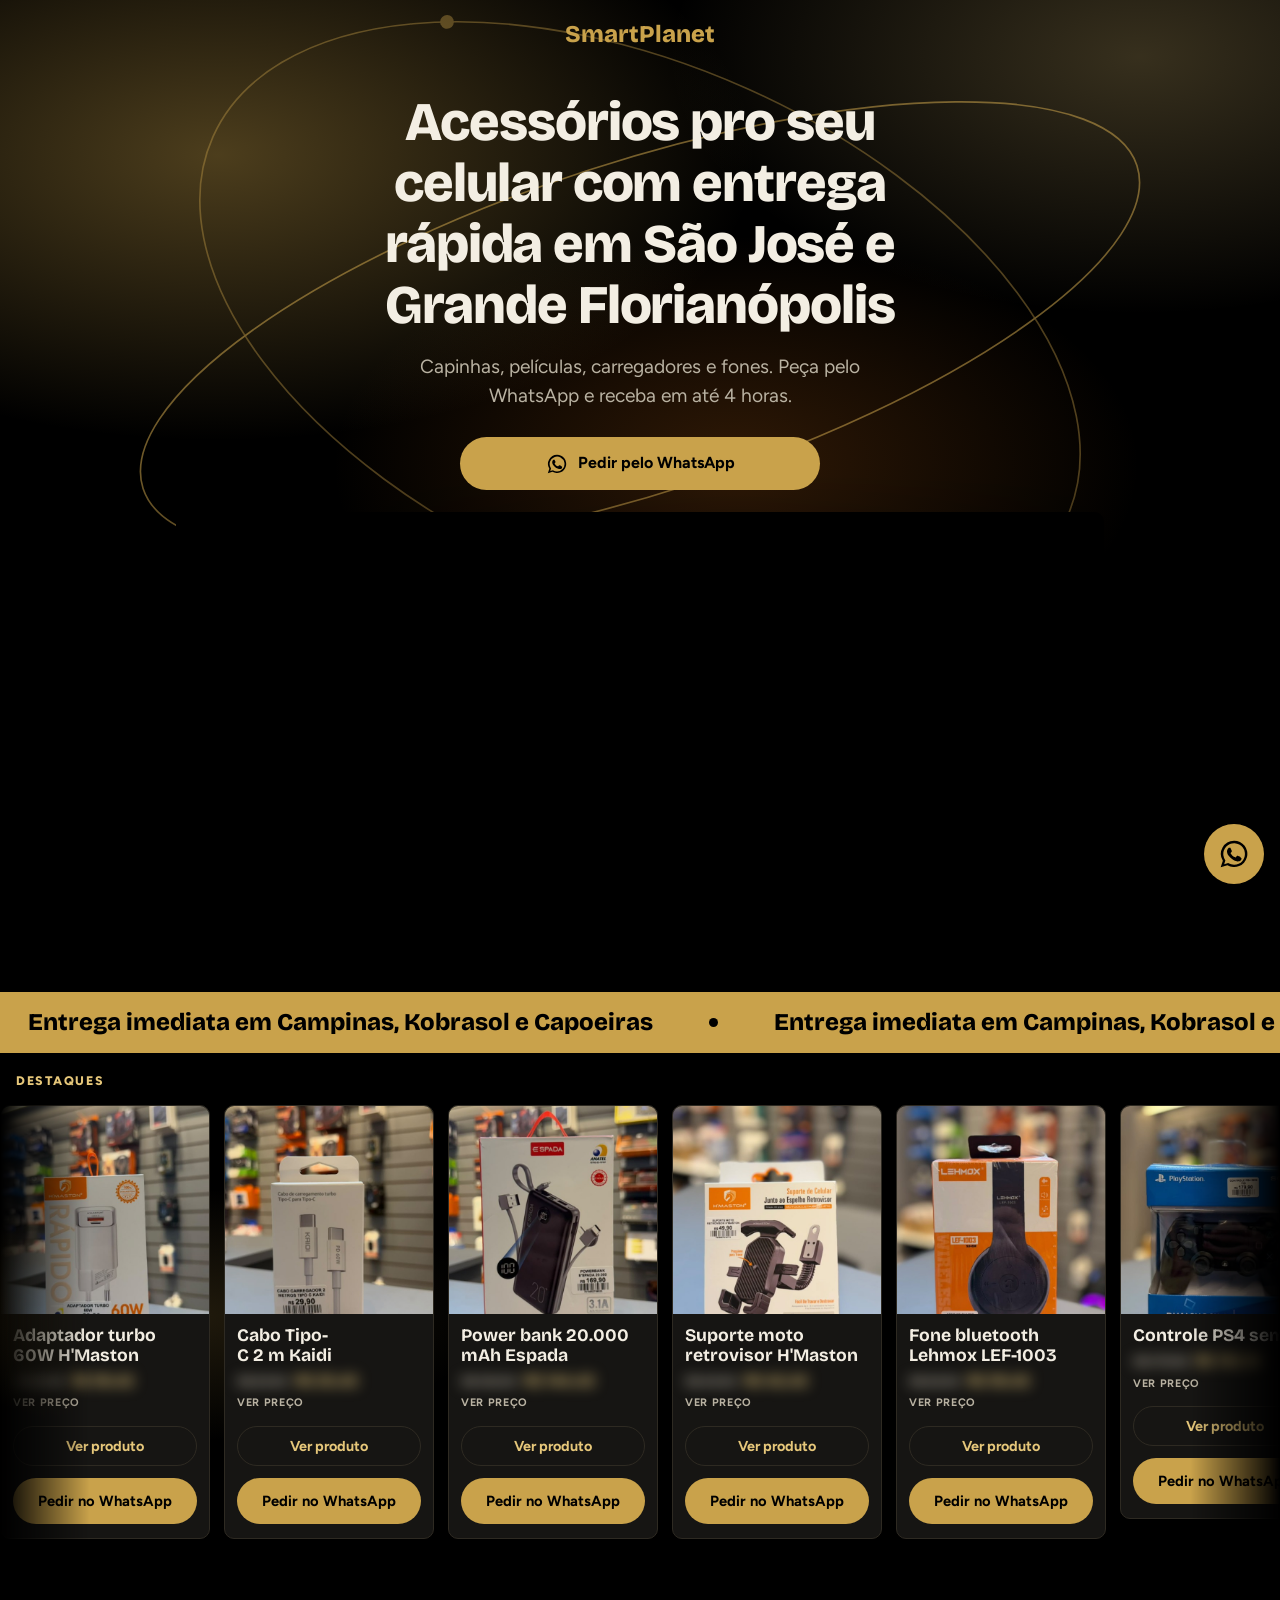
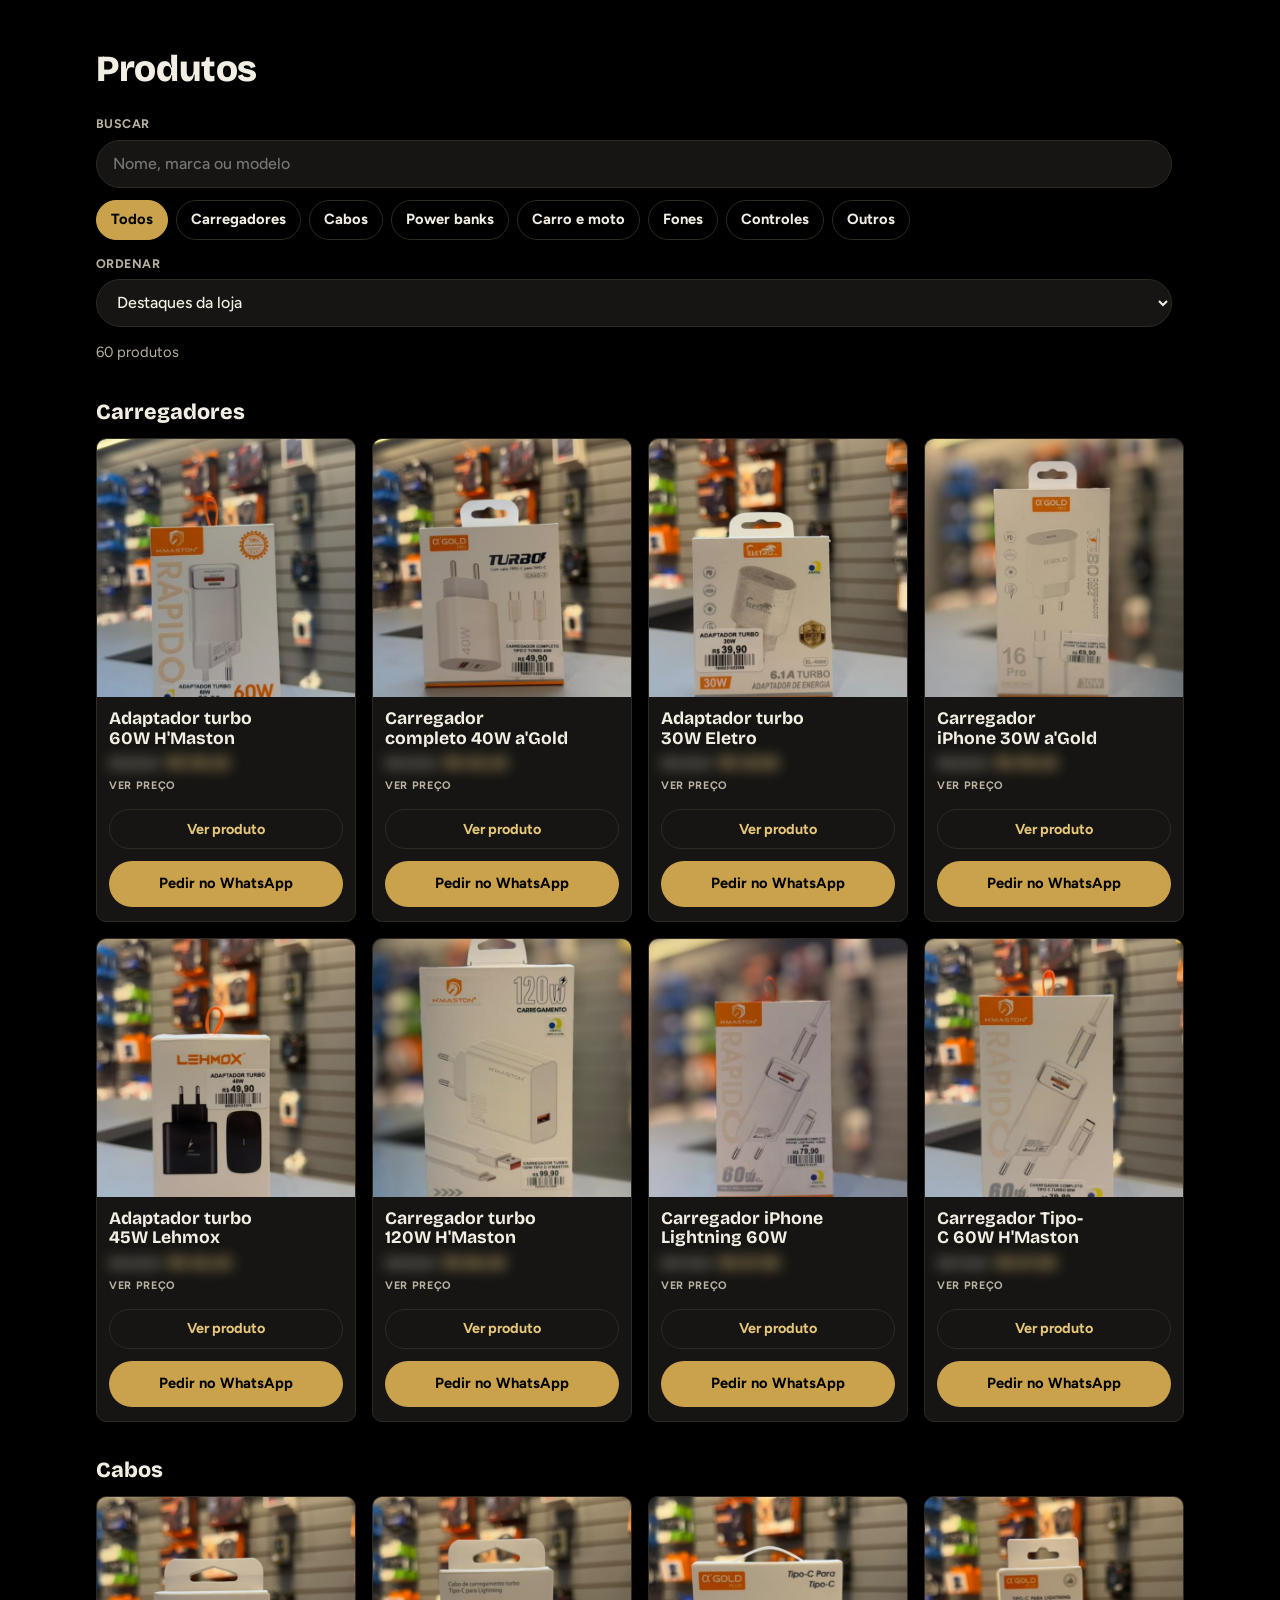
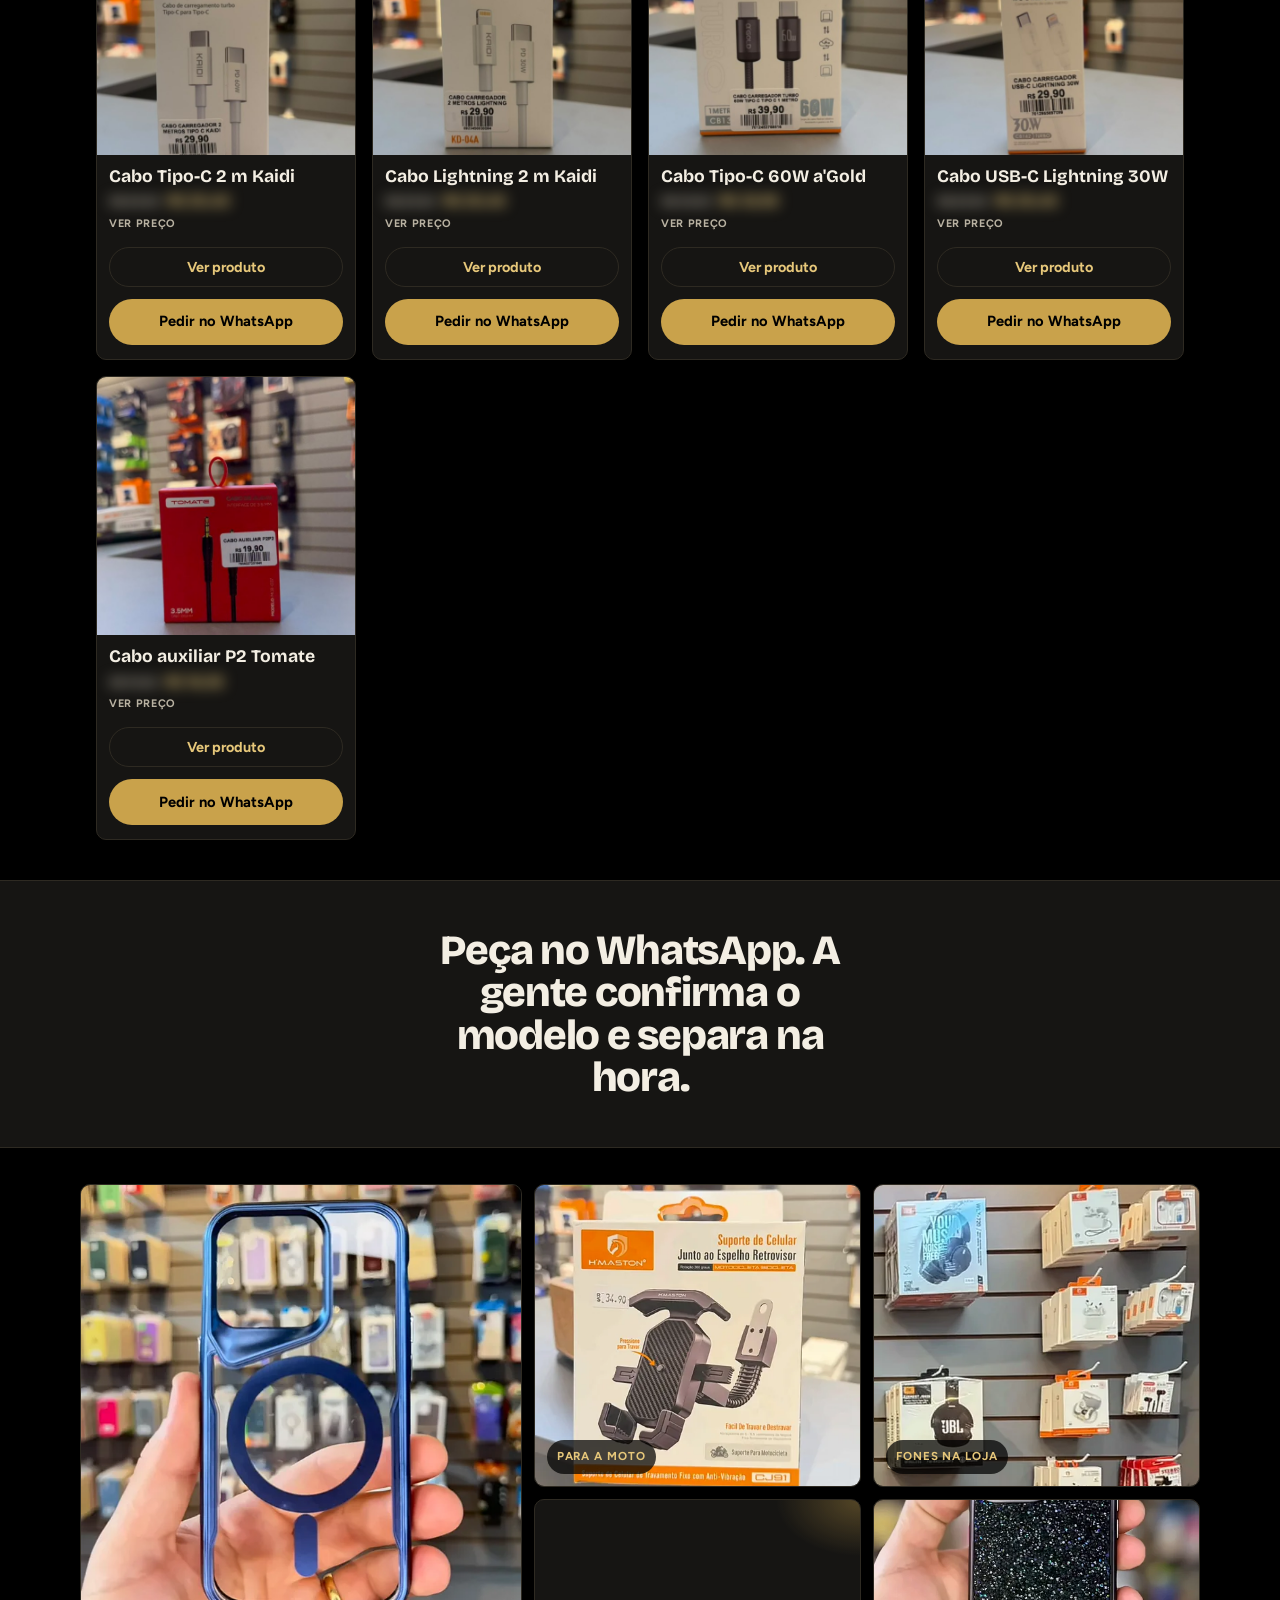
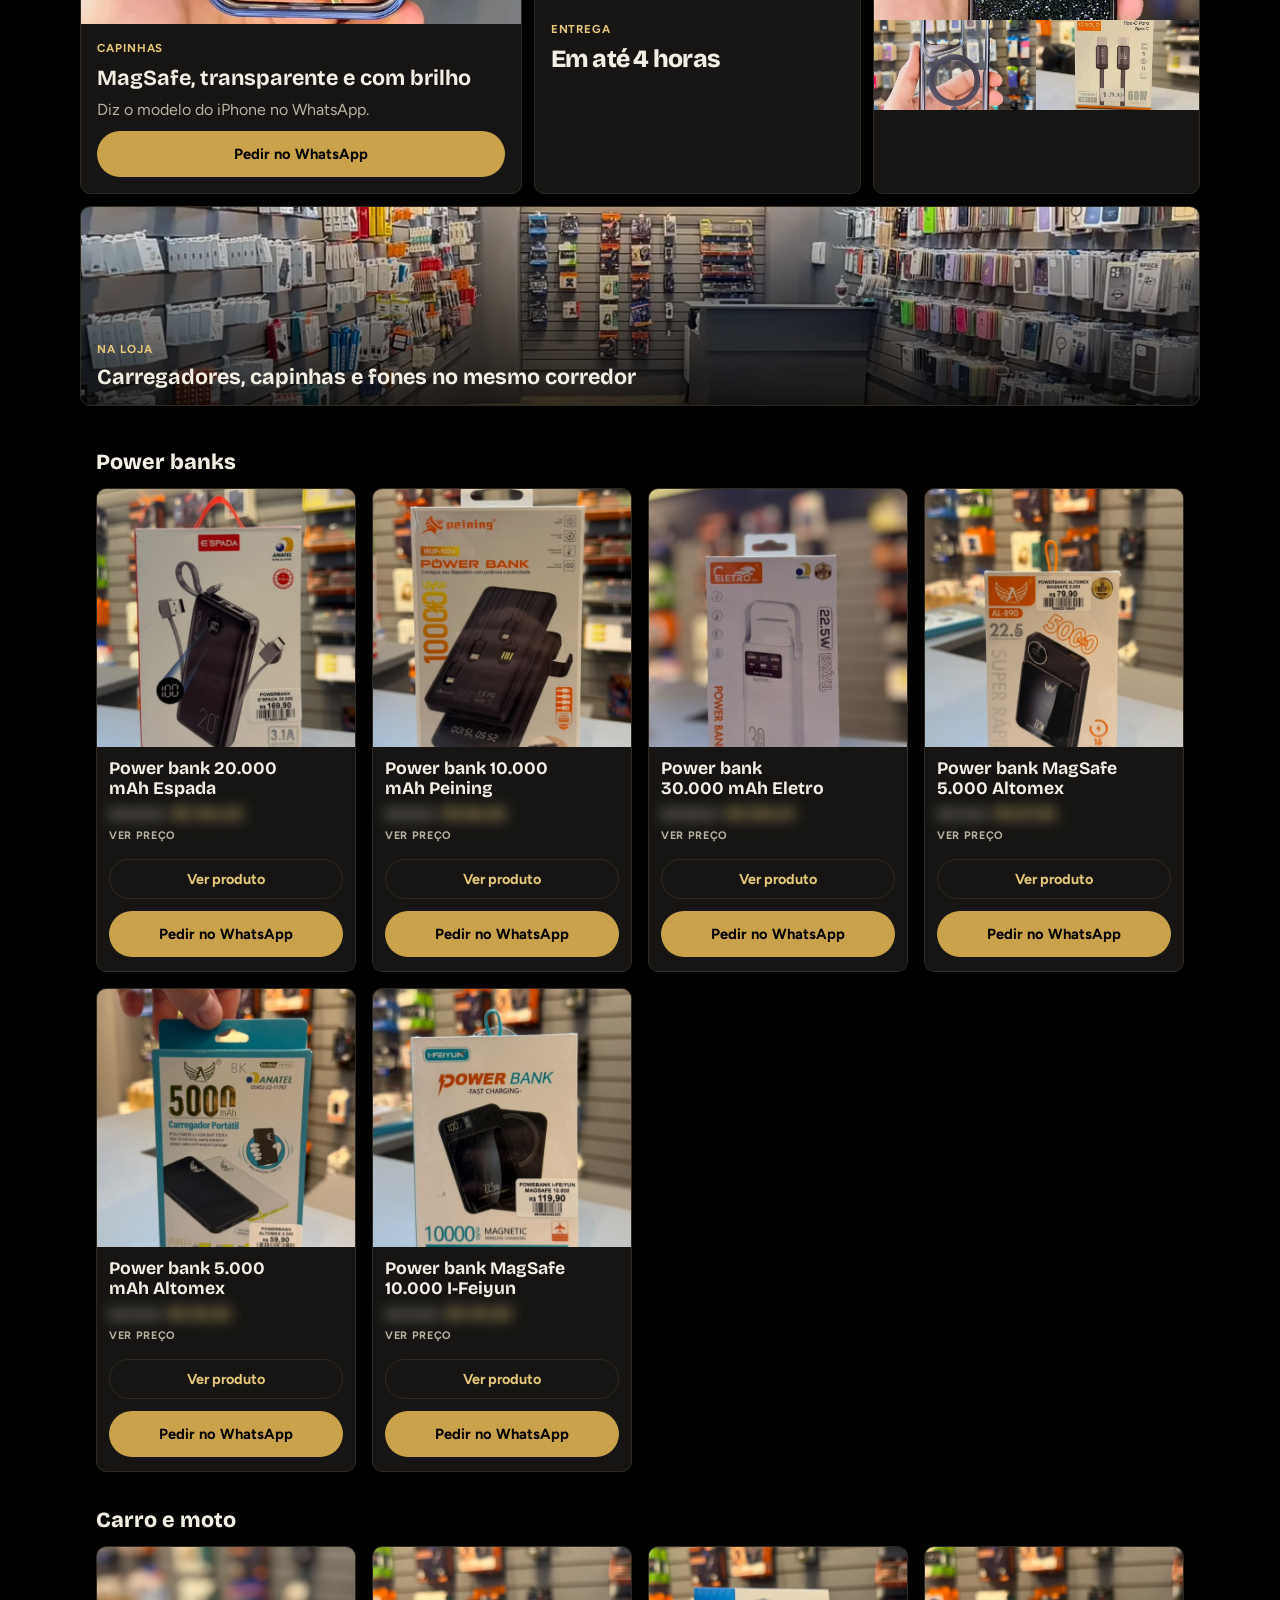
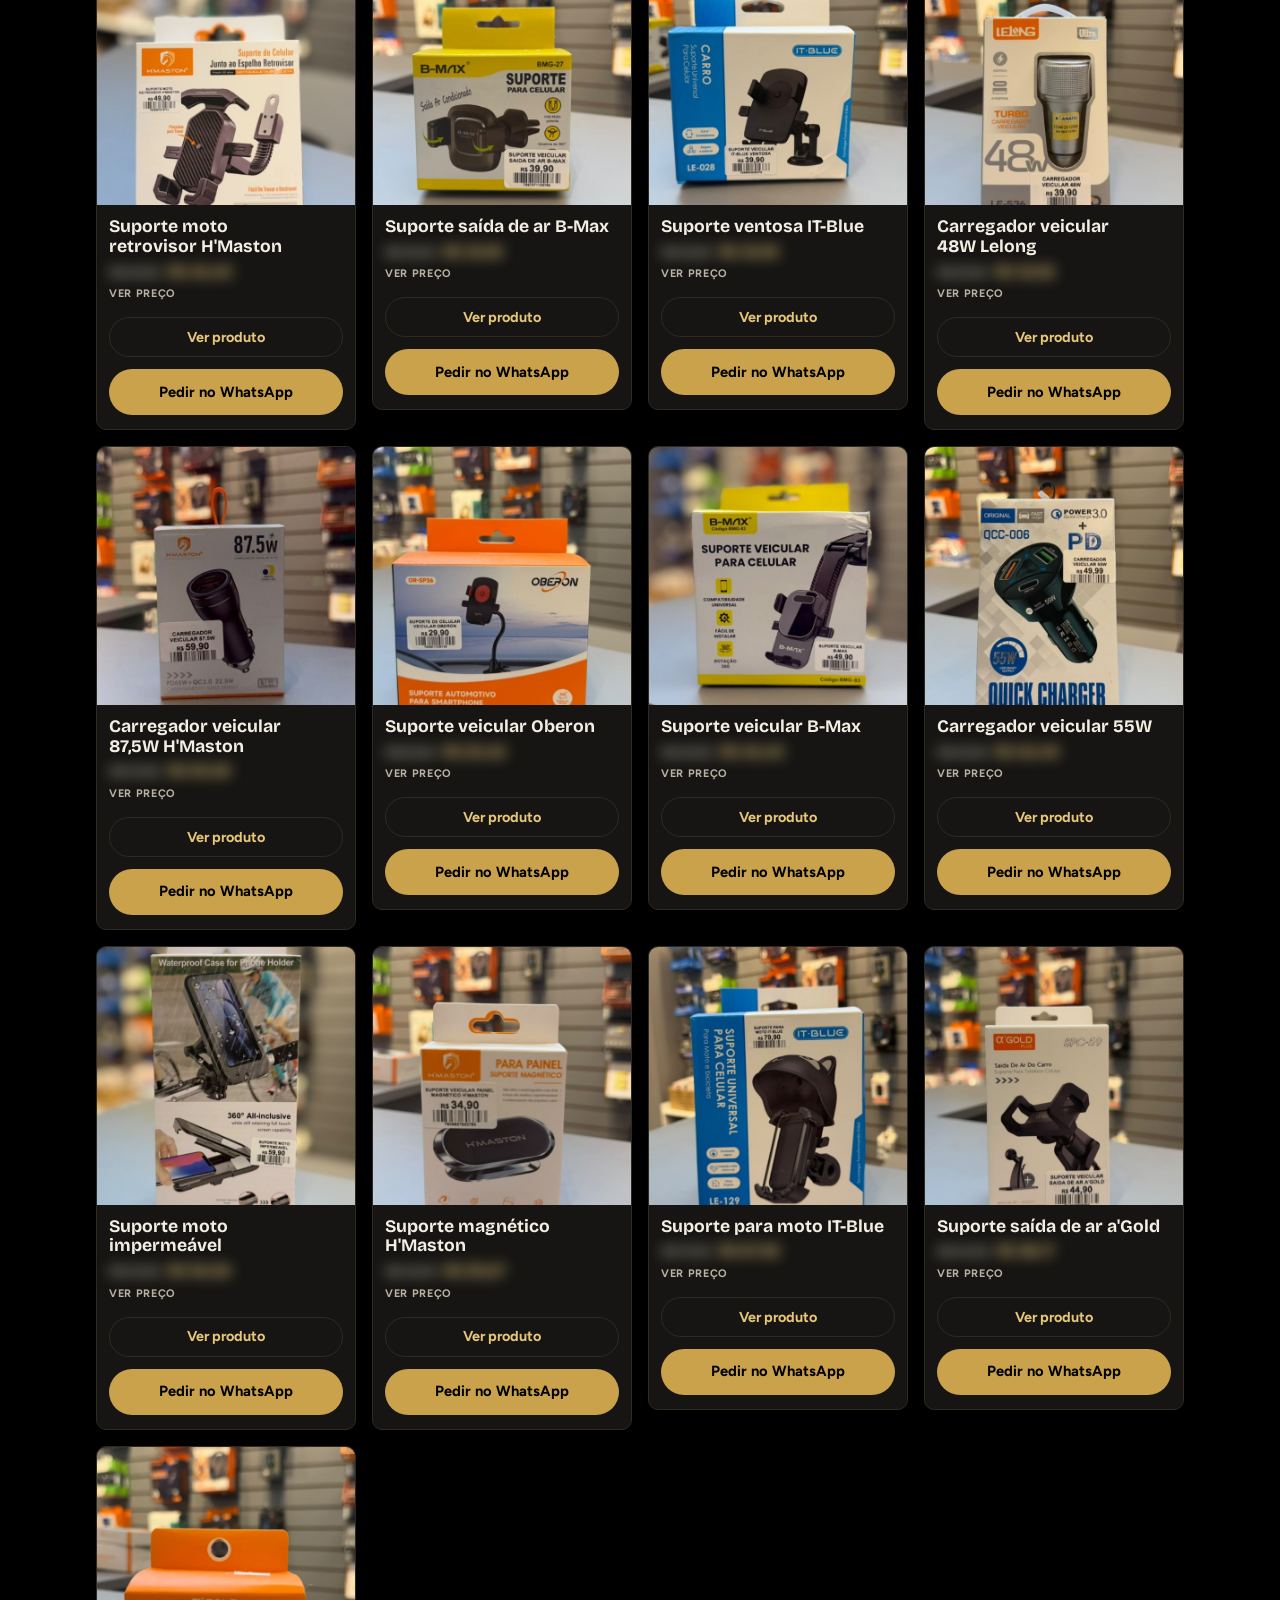
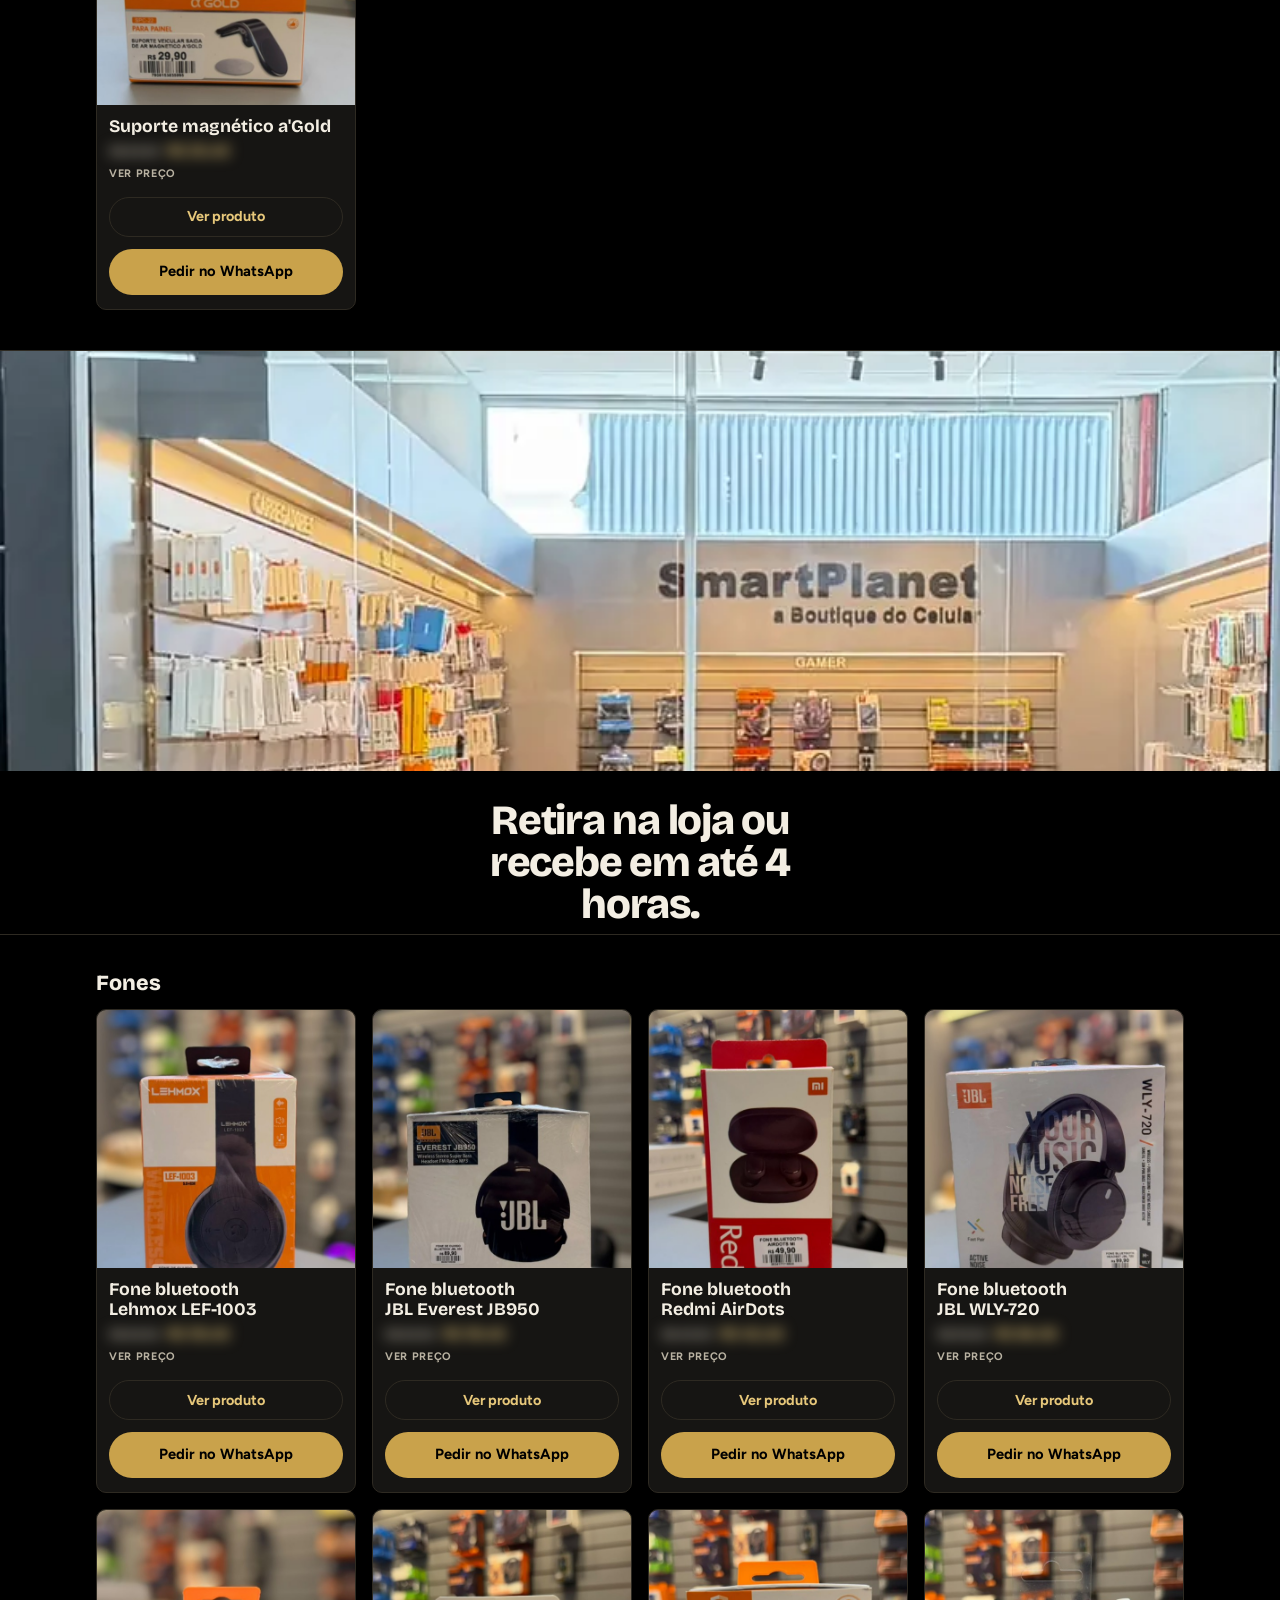
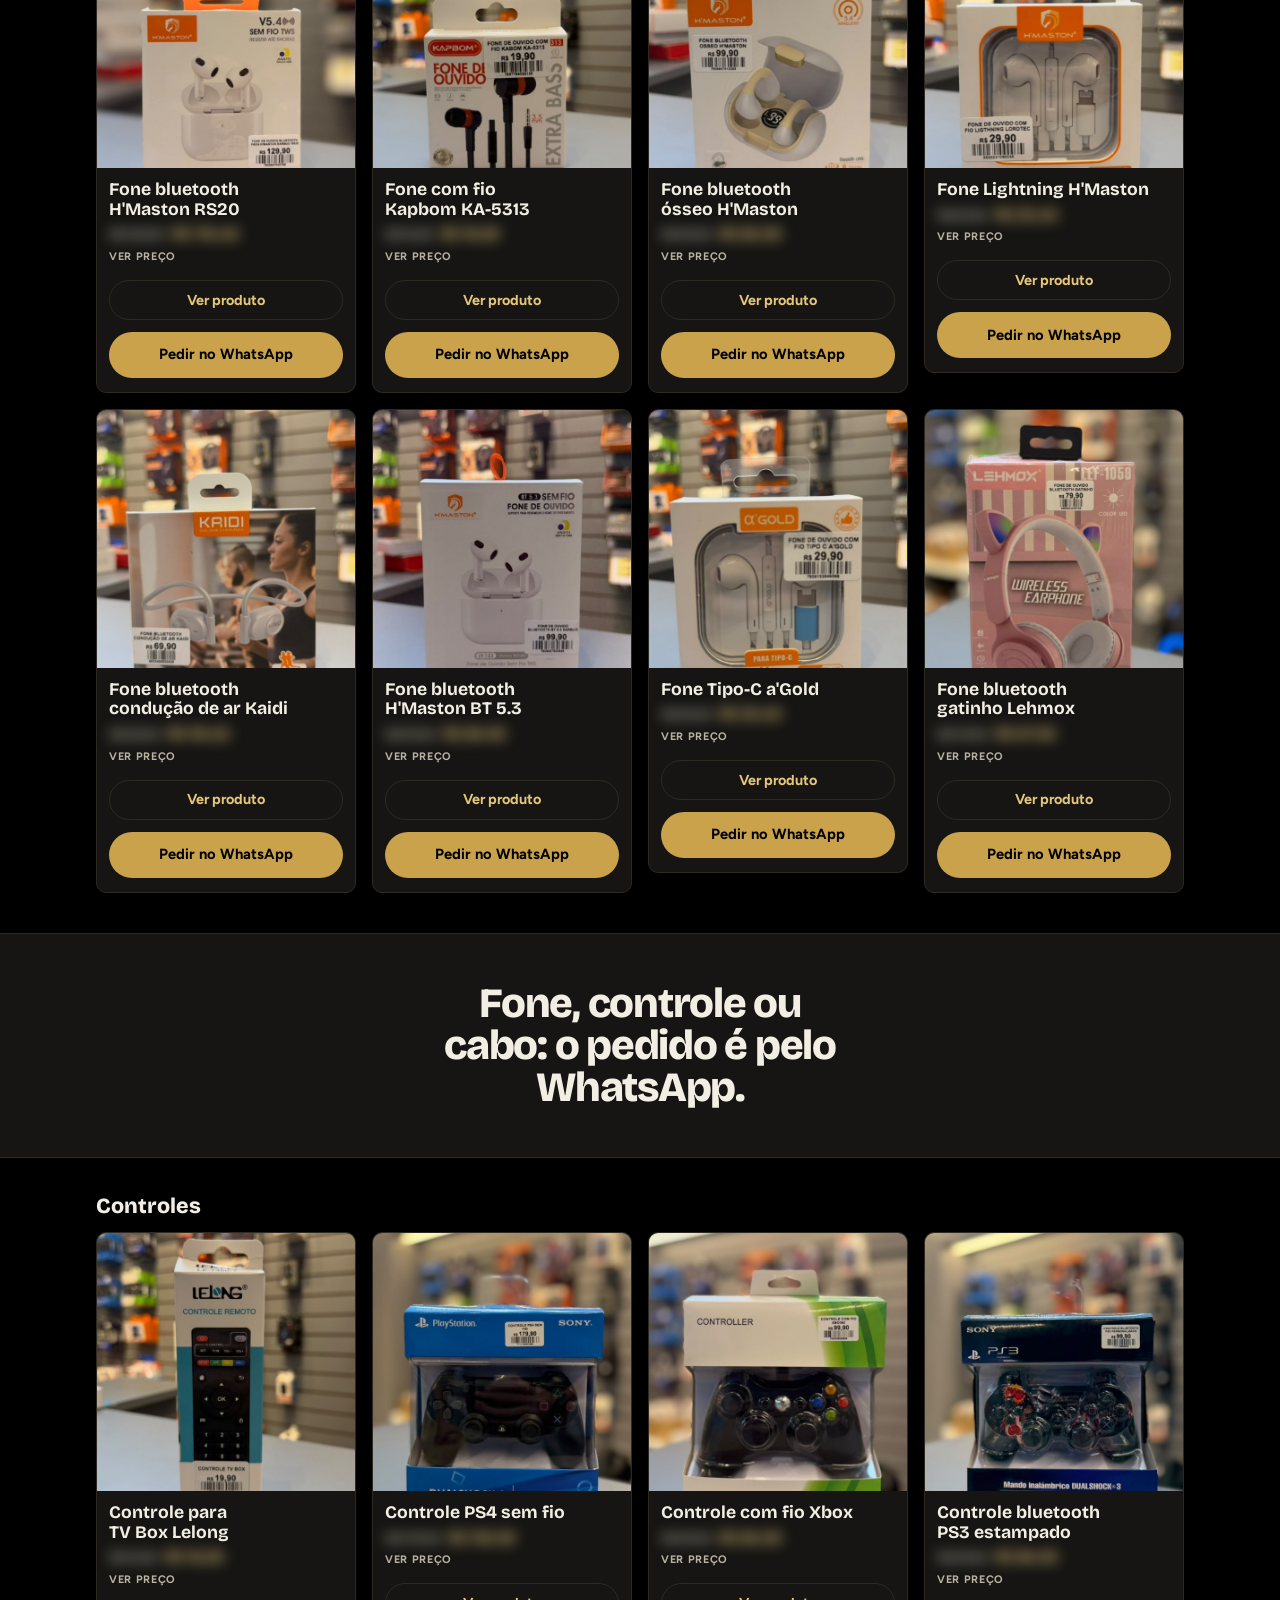
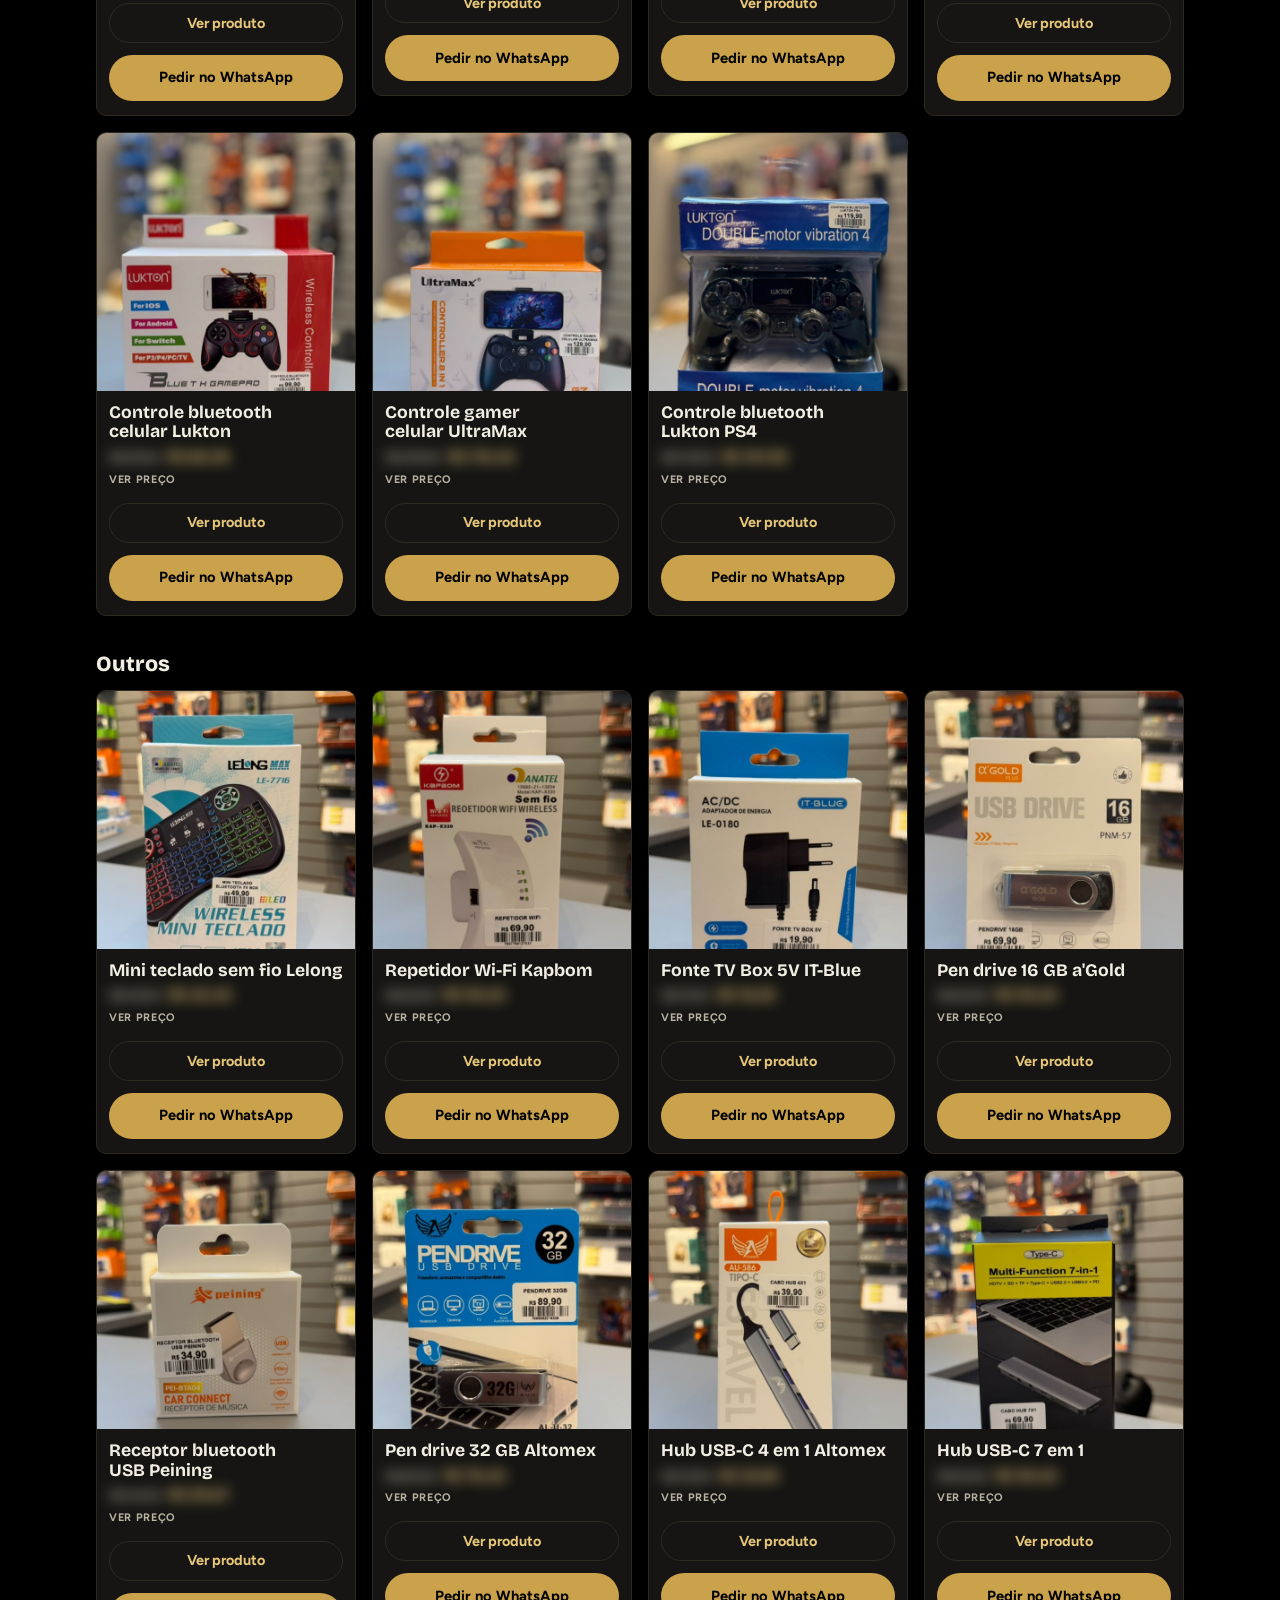
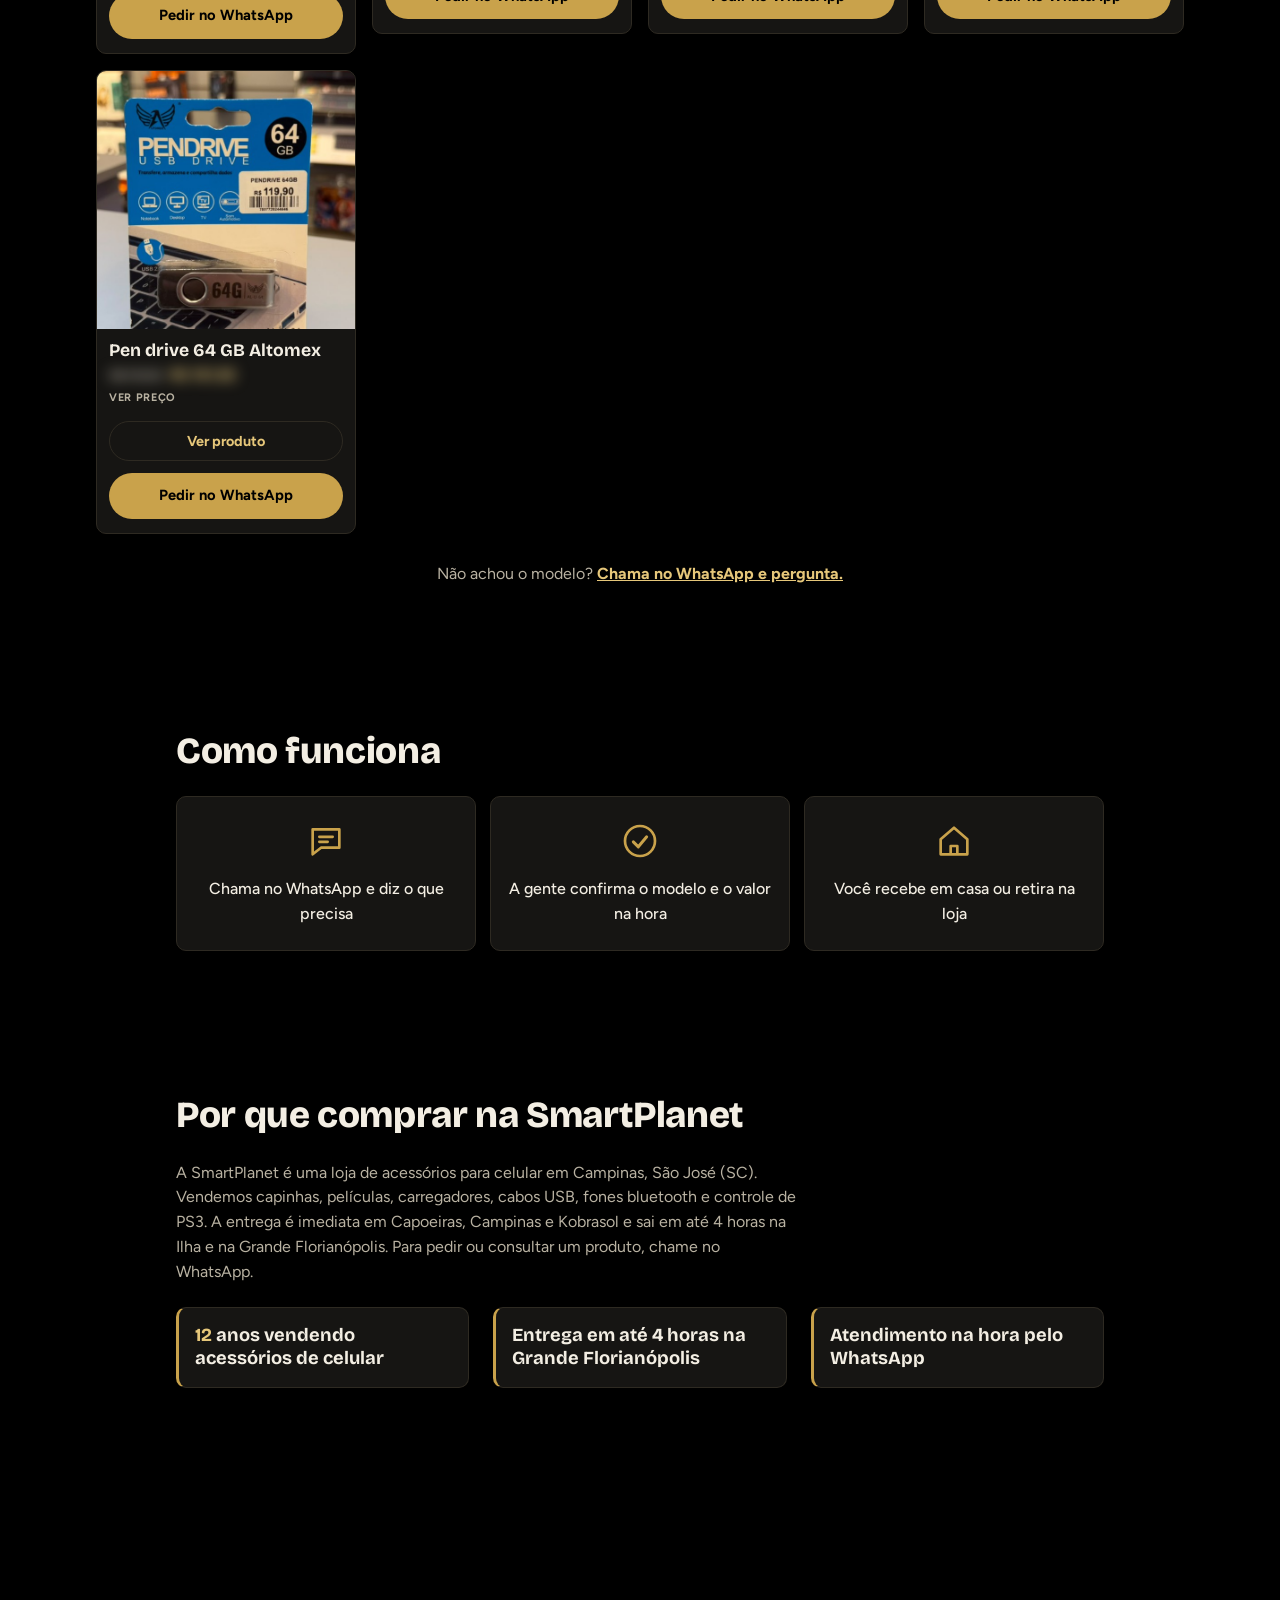
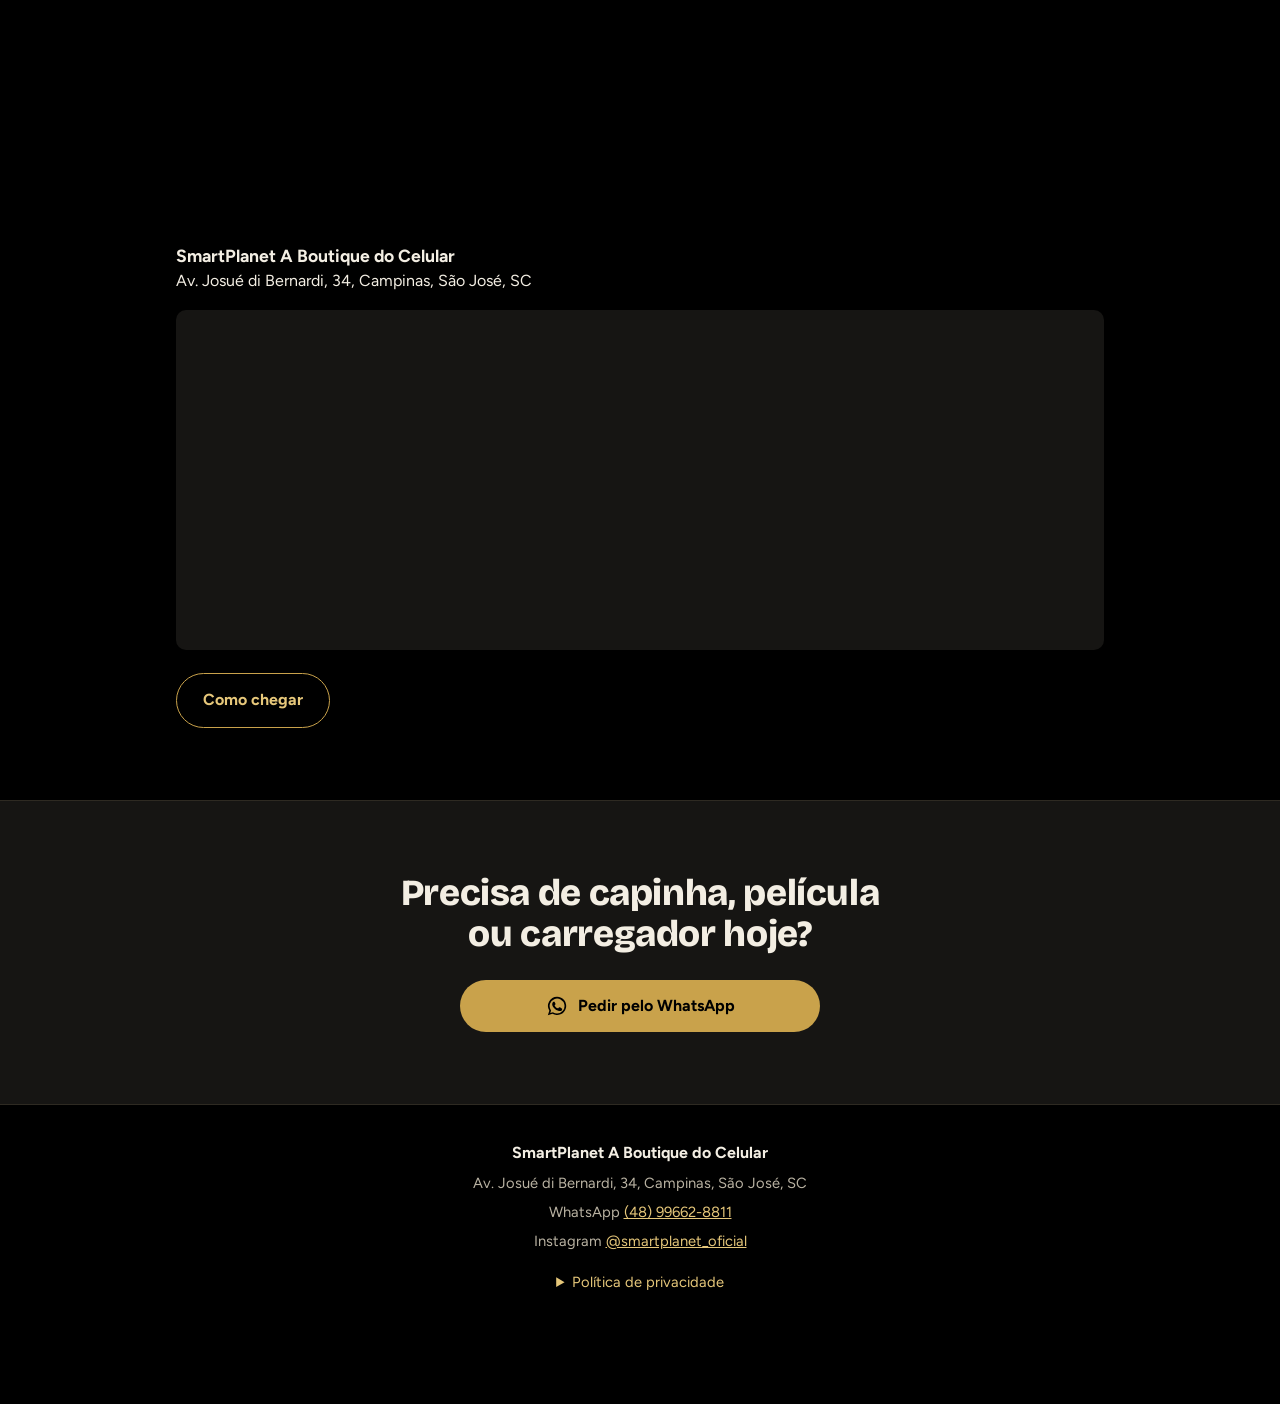
<file: index.html>
<!DOCTYPE html>
<html lang="pt-BR">
<head>
<meta charset="utf-8">
<meta name="viewport" content="width=device-width, initial-scale=1, minimum-scale=1, maximum-scale=1, user-scalable=no, viewport-fit=cover">
<title>SmartPlanet | Acessórios para celular em São José, SC</title>
<meta name="description" content="Capinhas, películas, carregadores, cabos e fones em São José, SC. Peça pelo WhatsApp e receba em até 4 horas na Grande Florianópolis.">
<meta name="robots" content="index, follow, max-image-preview:large">
<link rel="canonical" href="https://delivery.lojadeeletronicossaojose.com.br/vitrine">
<meta name="theme-color" content="#000000">
<meta name="color-scheme" content="dark">
<link rel="icon" href="favicon.ico" sizes="any">
<link rel="icon" href="favicon.svg" type="image/svg+xml">
<link rel="apple-touch-icon" href="apple-touch-icon.png">
<script>document.documentElement.className += " js"</script>
<link rel="preconnect" href="https://fonts.googleapis.com">
<link rel="preconnect" href="https://fonts.gstatic.com" crossorigin>
<link href="https://fonts.googleapis.com/css2?family=Bricolage+Grotesque:opsz,wght@12..96,700;12..96,800&family=Figtree:wght@400;500;700&display=swap" rel="stylesheet">
<link rel="stylesheet" href="css/style.css?v=14">

<!-- Google tag (gtag.js) -->
<script async src="https://www.googletagmanager.com/gtag/js?id=AW-18541289170"></script>
<script>
  window.dataLayer = window.dataLayer || [];
  function gtag(){dataLayer.push(arguments);}
  gtag('js', new Date());

  gtag('config', 'AW-18541289170');
</script>

<script type="application/ld+json">
{
  "@context": "https://schema.org",
  "@graph": [
    {
      "@type": "WebSite",
      "@id": "https://delivery.lojadeeletronicossaojose.com.br/#site",
      "url": "https://delivery.lojadeeletronicossaojose.com.br/",
      "name": "SmartPlanet A Boutique do Celular",
      "inLanguage": "pt-BR"
    },
    {
      "@type": "Store",
      "@id": "https://delivery.lojadeeletronicossaojose.com.br/#loja",
      "name": "SmartPlanet A Boutique do Celular",
      "url": "https://delivery.lojadeeletronicossaojose.com.br/vitrine",
      "description": "Loja de acessórios para celular: capinhas, películas, carregadores, cabos USB, fones bluetooth e controle de PS3.",
      "telephone": "+55 48 99662-8811",
      "image": [
        "https://delivery.lojadeeletronicossaojose.com.br/img/fachada-smartplanet-sao-jose.webp",
        "https://delivery.lojadeeletronicossaojose.com.br/img/loja-smartplanet-corredor.webp"
      ],
      "address": {
        "@type": "PostalAddress",
        "streetAddress": "Av. Josué di Bernardi, 34, Campinas",
        "addressLocality": "São José",
        "addressRegion": "SC",
        "addressCountry": "BR"
      },
      "areaServed": ["São José", "Florianópolis", "Grande Florianópolis"],
      "sameAs": ["https://instagram.com/smartplanet_oficial"]
    }
  ]
}
</script>
</head>
<body>
<div class="progresso" aria-hidden="true"></div>
<div class="cenario" aria-hidden="true">
  <svg viewBox="0 0 800 800" fill="none" stroke="#c9a24b" stroke-width="1.2">
    <g transform="rotate(-18 400 400)"><path id="o1" d="M20 400a380 120 0 1 0 760 0a380 120 0 1 0-760 0"/><circle r="8" fill="#e6c77a" stroke="none"><animateMotion dur="22s" repeatCount="indefinite"><mpath href="#o1"/></animateMotion></circle></g>
    <g transform="rotate(24 400 400)" opacity=".7"><path id="o2" d="M60 400a340 190 0 1 0 680 0a340 190 0 1 0-680 0"/><circle r="5" fill="#c9a24b" stroke="none"><animateMotion dur="30s" repeatCount="indefinite" keyPoints="1;0" keyTimes="0;1" calcMode="linear"><mpath href="#o2"/></animateMotion></circle></g>
  </svg>
</div>

<svg width="0" height="0" style="position:absolute" aria-hidden="true">
  <symbol id="i-wa" viewBox="0 0 24 24"><path fill="currentColor" d="M12.04 2a9.9 9.9 0 0 0-8.4 15.1L2 22l5.05-1.6A9.9 9.9 0 1 0 12.04 2Zm0 18.1c-1.5 0-2.9-.4-4.1-1.1l-.3-.2-3 .9.9-2.9-.2-.3a8.1 8.1 0 1 1 6.7 3.6Zm4.5-6c-.2-.1-1.5-.7-1.7-.8-.2-.1-.4-.1-.6.1l-.8 1c-.1.2-.3.2-.5.1-1.5-.7-2.5-1.3-3.4-2.9-.3-.5.3-.5.8-1.5.1-.2 0-.3 0-.5l-.8-1.8c-.2-.5-.4-.4-.6-.4h-.5c-.2 0-.5.1-.7.3-.7.8-1 1.6-1 2.6.1 1.1.6 2.2 1.3 3.1 1.2 1.6 2.7 2.9 4.6 3.6 1.7.6 2.3.6 3.1.5.5-.1 1.5-.6 1.7-1.2.2-.6.2-1.1.2-1.2-.1-.1-.3-.2-.5-.3Z"/></symbol>
  <symbol id="i-chat" viewBox="0 0 24 24"><path fill="none" stroke="currentColor" stroke-width="1.6" stroke-linejoin="round" d="M4 5h16v11H9l-5 4V5Z"/><path stroke="currentColor" stroke-width="1.6" stroke-linecap="round" d="M8 9.5h8M8 12.5h5"/></symbol>
  <symbol id="i-ok" viewBox="0 0 24 24"><circle cx="12" cy="12" r="9" fill="none" stroke="currentColor" stroke-width="1.6"/><path fill="none" stroke="currentColor" stroke-width="1.8" stroke-linecap="round" stroke-linejoin="round" d="m8 12.5 3 3 5-6"/></symbol>
  <symbol id="i-casa" viewBox="0 0 24 24"><path fill="none" stroke="currentColor" stroke-width="1.6" stroke-linejoin="round" d="M4 11 12 4l8 7v9H4v-9Z"/><path fill="none" stroke="currentColor" stroke-width="1.6" stroke-linejoin="round" d="M10 20v-5h4v5"/></symbol>
</svg>

<header class="wrap topo">
  <div class="logo">
    <span>SmartPlanet</span>
  </div>
  <h1>Acessórios pro seu celular com entrega rápida em São José e Grande Florianópolis</h1>
  <p class="sub">Capinhas, películas, carregadores e fones. Peça pelo WhatsApp e receba em até 4 horas.</p>
  <a class="btn" data-msg="Olá! Vi o site da SmartPlanet e quero fazer um pedido." href="https://wa.me/5548996628811?text=Ol%C3%A1%21%20Vi%20o%20site%20da%20SmartPlanet%20e%20quero%20fazer%20um%20pedido."><svg aria-hidden="true"><use href="#i-wa"/></svg>Pedir pelo WhatsApp</a>
  <video class="topo-video" id="topo-video" autoplay playsinline preload="auto" disablepictureinpicture disableremoteplayback controlslist="nodownload nofullscreen noremoteplayback noplaybackrate" aria-hidden="true" tabindex="-1">
    <source src="video/loja.mp4?v=6" type="video/mp4">
  </video>
  <script>
    (function () {
      var video = document.getElementById("topo-video");
      if (!video) return;
      video.controls = false;
      video.removeAttribute("muted");
      video.defaultMuted = false;
      video.muted = false;
      video.volume = 1;
      video.playsInline = true;
      video.autoplay = true;
      video.loop = true;
      var promessa = video.play();
      if (promessa && promessa.catch) promessa.catch(function () {});
    })();
  </script>
</header>

<div class="faixa">Entrega imediata em Campinas, Kobrasol e Capoeiras</div>

<section class="infinito" aria-label="Destaques da loja">
  <p class="infinito-t">Destaques</p>
  <div class="infinito-janela">
    <ul class="esteira"></ul>
  </div>
</section>

<main>
<section id="produtos">
  <div class="wrap">
  <h2>Produtos</h2>
  <div class="uix">
    <label class="busca">
      <span>Buscar</span>
      <input id="busca" type="search" placeholder="Nome, marca ou modelo" autocomplete="off">
    </label>
    <div class="filtros" role="group" aria-label="Categorias">
      <button type="button" class="chip on" data-cat="todos">Todos</button>
      <button type="button" class="chip" data-cat="energia">Carregadores</button>
      <button type="button" class="chip" data-cat="cabos">Cabos</button>
      <button type="button" class="chip" data-cat="power">Power banks</button>
      <button type="button" class="chip" data-cat="carro">Carro e moto</button>
      <button type="button" class="chip" data-cat="fones">Fones</button>
      <button type="button" class="chip" data-cat="controles">Controles</button>
      <button type="button" class="chip" data-cat="outros">Outros</button>
    </div>
    <label class="ordem">
      <span>Ordenar</span>
      <select id="ordem">
        <option value="loja">Destaques da loja</option>
        <option value="menor">Menor preço</option>
        <option value="maior">Maior preço</option>
        <option value="az">Nome</option>
      </select>
    </label>
  </div>
  <p class="contagem" id="contagem" aria-live="polite"></p>
  <p class="vazio" id="vazio" hidden>Nenhum produto com essa busca. Tente outro nome ou outra categoria.</p>
  </div>
  <div class="wrap bloco" data-cat="energia">
    <h3>Carregadores</h3>
    <ul class="grade">
      <li><article class="card">
      <div class="foto"><img src="img/adaptador-hmaston-60w.jpg" alt="Adaptador turbo H'Maston 60W com USB-A e USB-C" width="600" height="800" loading="lazy"></div>
      <div class="info"><h3>Adaptador turbo 60W H'Maston</h3><p class="preco">R$ 69,90</p>
        <a class="btn peq" data-msg="Olá! Vi no site e quero o adaptador turbo 60W H'Maston, R$ 69,90." href="https://wa.me/5548996628811">Pedir no WhatsApp</a></div>
    </article></li>
      <li><article class="card">
      <div class="foto"><img src="img/carregador-agold-40w.jpg" alt="Carregador completo a'Gold 40W com cabo Tipo-C" width="600" height="800" loading="lazy"></div>
      <div class="info"><h3>Carregador completo 40W a'Gold</h3><p class="preco">R$ 49,90</p>
        <a class="btn peq" data-msg="Olá! Vi no site e quero o carregador completo 40W a'Gold, R$ 49,90." href="https://wa.me/5548996628811">Pedir no WhatsApp</a></div>
    </article></li>
      <li><article class="card">
      <div class="foto"><img src="img/adaptador-eletro-30w.jpg" alt="Adaptador turbo Eletro 30W" width="600" height="800" loading="lazy"></div>
      <div class="info"><h3>Adaptador turbo 30W Eletro</h3><p class="preco">R$ 39,90</p>
        <a class="btn peq" data-msg="Olá! Vi no site e quero o adaptador turbo 30W Eletro, R$ 39,90." href="https://wa.me/5548996628811">Pedir no WhatsApp</a></div>
    </article></li>
      <li><article class="card">
      <div class="foto"><img src="img/carregador-agold-iphone-16pro-30w.jpg" alt="Carregador completo a'Gold para iPhone 16 Pro, 30W, cabo USB-C" width="600" height="800" loading="lazy"></div>
      <div class="info"><h3>Carregador iPhone 30W a'Gold</h3><p class="preco">R$ 69,90</p>
        <a class="btn peq" data-msg="Olá! Vi no site e quero o carregador iPhone 30W a'Gold, R$ 69,90." href="https://wa.me/5548996628811">Pedir no WhatsApp</a></div>
    </article></li>
      <li><article class="card">
      <div class="foto"><img src="img/adaptador-lehmox-45w.jpg" alt="Adaptador turbo Lehmox 45W" width="600" height="800" loading="lazy"></div>
      <div class="info"><h3>Adaptador turbo 45W Lehmox</h3><p class="preco">R$ 49,90</p>
        <a class="btn peq" data-msg="Olá! Vi no site e quero o adaptador turbo 45W Lehmox, R$ 49,90." href="https://wa.me/5548996628811">Pedir no WhatsApp</a></div>
    </article></li>
      <li><article class="card">
      <div class="foto"><img src="img/carregador-hmaston-120w.jpg" alt="Carregador turbo H'Maston 120W com cabo Tipo-C" width="600" height="800" loading="lazy"></div>
      <div class="info"><h3>Carregador turbo 120W H'Maston</h3><p class="preco">R$ 99,90</p>
        <a class="btn peq" data-msg="Olá! Vi no site e quero o carregador turbo 120W H'Maston, R$ 99,90." href="https://wa.me/5548996628811">Pedir no WhatsApp</a></div>
    </article></li>
      <li><article class="card">
      <div class="foto"><img src="img/carregador-hmaston-lightning-60w.jpg" alt="Carregador completo H'Maston para iPhone com cabo Lightning, 60W" width="600" height="800" loading="lazy"></div>
      <div class="info"><h3>Carregador iPhone Lightning 60W</h3><p class="preco">R$ 79,90</p>
        <a class="btn peq" data-msg="Olá! Vi no site e quero o carregador iPhone Lightning 60W H'Maston, R$ 79,90." href="https://wa.me/5548996628811">Pedir no WhatsApp</a></div>
    </article></li>
      <li><article class="card">
      <div class="foto"><img src="img/carregador-hmaston-tipo-c-60w.jpg" alt="Carregador completo H'Maston Tipo-C, 60W" width="600" height="800" loading="lazy"></div>
      <div class="info"><h3>Carregador Tipo-C 60W H'Maston</h3><p class="preco">R$ 79,80</p>
        <a class="btn peq" data-msg="Olá! Vi no site e quero o carregador Tipo-C 60W H'Maston, R$ 79,80." href="https://wa.me/5548996628811">Pedir no WhatsApp</a></div>
    </article></li>
    </ul>
  </div>
  <div class="wrap bloco" data-cat="cabos">
    <h3>Cabos</h3>
    <ul class="grade">
      <li><article class="card">
      <div class="foto"><img src="img/cabo-kaidi-tipo-c-2m.jpg" alt="Cabo Kaidi Tipo-C para Tipo-C de 2 metros, PD 60W" width="600" height="800" loading="lazy"></div>
      <div class="info"><h3>Cabo Tipo-C 2 m Kaidi</h3><p class="preco">R$ 29,90</p>
        <a class="btn peq" data-msg="Olá! Vi no site e quero o cabo Tipo-C de 2 metros Kaidi, R$ 29,90." href="https://wa.me/5548996628811">Pedir no WhatsApp</a></div>
    </article></li>
      <li><article class="card">
      <div class="foto"><img src="img/cabo-kaidi-lightning-2m.jpg" alt="Cabo Kaidi Tipo-C para Lightning de 2 metros, PD 30W" width="600" height="800" loading="lazy"></div>
      <div class="info"><h3>Cabo Lightning 2 m Kaidi</h3><p class="preco">R$ 29,90</p>
        <a class="btn peq" data-msg="Olá! Vi no site e quero o cabo Lightning de 2 metros Kaidi, R$ 29,90." href="https://wa.me/5548996628811">Pedir no WhatsApp</a></div>
    </article></li>
      <li><article class="card">
      <div class="foto"><img src="img/cabo-agold-tipo-c-60w.jpg" alt="Cabo a'Gold Tipo-C para Tipo-C, 60W, 1 metro" width="600" height="800" loading="lazy"></div>
      <div class="info"><h3>Cabo Tipo-C 60W a'Gold</h3><p class="preco">R$ 39,90</p>
        <a class="btn peq" data-msg="Olá! Vi no site e quero o cabo Tipo-C 60W a'Gold, R$ 39,90." href="https://wa.me/5548996628811">Pedir no WhatsApp</a></div>
    </article></li>
      <li><article class="card">
      <div class="foto"><img src="img/cabo-agold-usbc-lightning-30w.jpg" alt="Cabo a'Gold USB-C para Lightning, 30W" width="600" height="800" loading="lazy"></div>
      <div class="info"><h3>Cabo USB-C Lightning 30W</h3><p class="preco">R$ 29,90</p>
        <a class="btn peq" data-msg="Olá! Vi no site e quero o cabo USB-C para Lightning 30W a'Gold, R$ 29,90." href="https://wa.me/5548996628811">Pedir no WhatsApp</a></div>
    </article></li>
      <li><article class="card">
      <div class="foto"><img src="img/cabo-auxiliar-tomate.jpg" alt="Cabo auxiliar P2 Tomate de 3,5 mm" width="600" height="800" loading="lazy"></div>
      <div class="info"><h3>Cabo auxiliar P2 Tomate</h3><p class="preco">R$ 19,90</p>
        <a class="btn peq" data-msg="Olá! Vi no site e quero o cabo auxiliar P2 Tomate, R$ 19,90." href="https://wa.me/5548996628811">Pedir no WhatsApp</a></div>
    </article></li>
    </ul>
  </div>
  <aside class="pausa">
    <p>Peça no WhatsApp. A gente confirma o modelo e separa na hora.</p>
  </aside>
  <section class="galeria" aria-label="Mais da loja">
    <div class="galeria-grade">
      <article class="peca peca-hero">
        <img src="img/capinha-iphone-magsafe-azul.webp" alt="Capinha MagSafe azul para iPhone" width="800" height="800" loading="lazy">
        <div>
          <span>Capinhas</span>
          <h3>MagSafe, transparente e com brilho</h3>
          <p>Diz o modelo do iPhone no WhatsApp.</p>
          <a class="btn peq" data-msg="Olá! Vi no site e quero uma capinha para iPhone." href="https://wa.me/5548996628811">Pedir no WhatsApp</a>
        </div>
      </article>
      <article class="peca peca-legenda peca-moto">
        <img src="img/suporte-celular-moto-retrovisor.webp" alt="Suporte de celular fixado no retrovisor da moto" width="800" height="800" loading="lazy">
        <span>Para a moto</span>
      </article>
      <article class="peca peca-legenda peca-fones">
        <img src="img/fones-bluetooth-loja.webp" alt="Fones bluetooth expostos na loja SmartPlanet" width="800" height="800" loading="lazy">
        <span>Fones na loja</span>
      </article>
      <article class="peca peca-nota">
        <span>Entrega</span>
        <p>Em até 4 horas</p>
      </article>
      <article class="peca peca-trio">
        <img src="img/capinha-iphone-preta-brilhantes.webp" alt="Capinha preta com brilhantes para iPhone" width="600" height="600" loading="lazy">
        <img src="img/capinha-iphone-transparente-grafite.webp" alt="Capinha transparente grafite para iPhone" width="600" height="600" loading="lazy">
        <img src="img/cabo-tipo-c-1-metro-60w.webp" alt="Cabo Tipo-C de 1 metro, 60W" width="600" height="600" loading="lazy">
      </article>
      <article class="peca peca-faixa">
        <img src="img/loja-smartplanet-corredor.webp" alt="Corredor da loja SmartPlanet com carregadores e capinhas" width="1200" height="700" loading="lazy">
        <div>
          <span>Na loja</span>
          <h3>Carregadores, capinhas e fones no mesmo corredor</h3>
        </div>
      </article>
    </div>
  </section>
  <div class="wrap bloco" data-cat="power">
    <h3>Power banks</h3>
    <ul class="grade">
      <li><article class="card">
      <div class="foto"><img src="img/powerbank-espada-20000.jpg" alt="Power bank Espada de 20.000 mAh com cabos" width="600" height="800" loading="lazy"></div>
      <div class="info"><h3>Power bank 20.000 mAh Espada</h3><p class="preco">R$ 169,90</p>
        <a class="btn peq" data-msg="Olá! Vi no site e quero o power bank Espada de 20.000 mAh, R$ 169,90." href="https://wa.me/5548996628811">Pedir no WhatsApp</a></div>
    </article></li>
      <li><article class="card">
      <div class="foto"><img src="img/powerbank-peining-10000.jpg" alt="Power bank Peining de 10.000 mAh com cabos embutidos" width="600" height="800" loading="lazy"></div>
      <div class="info"><h3>Power bank 10.000 mAh Peining</h3><p class="preco">R$ 99,90</p>
        <a class="btn peq" data-msg="Olá! Vi no site e quero o power bank Peining de 10.000 mAh, R$ 99,90." href="https://wa.me/5548996628811">Pedir no WhatsApp</a></div>
    </article></li>
      <li><article class="card">
      <div class="foto"><img src="img/powerbank-eletro-30000.jpg" alt="Power bank Eletro de 30.000 mAh" width="600" height="800" loading="lazy"></div>
      <div class="info"><h3>Power bank 30.000 mAh Eletro</h3><p class="preco">R$ 299,90</p>
        <a class="btn peq" data-msg="Olá! Vi no site e quero o power bank Eletro de 30.000 mAh, R$ 299,90." href="https://wa.me/5548996628811">Pedir no WhatsApp</a></div>
    </article></li>
      <li><article class="card">
      <div class="foto"><img src="img/powerbank-altomex-magsafe-5000.jpg" alt="Power bank magnético Altomex de 5.000 mAh" width="600" height="800" loading="lazy"></div>
      <div class="info"><h3>Power bank MagSafe 5.000 Altomex</h3><p class="preco">R$ 79,90</p>
        <a class="btn peq" data-msg="Olá! Vi no site e quero o power bank MagSafe 5.000 mAh Altomex, R$ 79,90." href="https://wa.me/5548996628811">Pedir no WhatsApp</a></div>
    </article></li>
      <li><article class="card">
      <div class="foto"><img src="img/powerbank-altomex-5000.jpg" alt="Power bank Altomex de 5.000 mAh" width="600" height="800" loading="lazy"></div>
      <div class="info"><h3>Power bank 5.000 mAh Altomex</h3><p class="preco">R$ 59,90</p>
        <a class="btn peq" data-msg="Olá! Vi no site e quero o power bank Altomex de 5.000 mAh, R$ 59,90." href="https://wa.me/5548996628811">Pedir no WhatsApp</a></div>
    </article></li>
      <li><article class="card">
      <div class="foto"><img src="img/powerbank-ifeiyun-magsafe-10000.jpg" alt="Power bank magnético I-Feiyun de 10.000 mAh" width="600" height="800" loading="lazy"></div>
      <div class="info"><h3>Power bank MagSafe 10.000 I-Feiyun</h3><p class="preco">R$ 119,90</p>
        <a class="btn peq" data-msg="Olá! Vi no site e quero o power bank MagSafe 10.000 mAh I-Feiyun, R$ 119,90." href="https://wa.me/5548996628811">Pedir no WhatsApp</a></div>
    </article></li>
    </ul>
  </div>
  <div class="wrap bloco" data-cat="carro">
    <h3>Carro e moto</h3>
    <ul class="grade">
      <li><article class="card">
      <div class="foto"><img src="img/suporte-moto-hmaston-retrovisor.jpg" alt="Suporte de celular H'Maston para retrovisor de moto" width="600" height="800" loading="lazy"></div>
      <div class="info"><h3>Suporte moto retrovisor H'Maston</h3><p class="preco">R$ 49,90</p>
        <a class="btn peq" data-msg="Olá! Vi no site e quero o suporte de moto para retrovisor H'Maston, R$ 49,90." href="https://wa.me/5548996628811">Pedir no WhatsApp</a></div>
    </article></li>
      <li><article class="card">
      <div class="foto"><img src="img/suporte-bmax-saida-ar.jpg" alt="Suporte veicular B-Max para saída de ar" width="600" height="800" loading="lazy"></div>
      <div class="info"><h3>Suporte saída de ar B-Max</h3><p class="preco">R$ 39,90</p>
        <a class="btn peq" data-msg="Olá! Vi no site e quero o suporte veicular de saída de ar B-Max, R$ 39,90." href="https://wa.me/5548996628811">Pedir no WhatsApp</a></div>
    </article></li>
      <li><article class="card">
      <div class="foto"><img src="img/suporte-itblue-ventosa.jpg" alt="Suporte veicular IT-Blue com ventosa" width="600" height="800" loading="lazy"></div>
      <div class="info"><h3>Suporte ventosa IT-Blue</h3><p class="preco">R$ 39,90</p>
        <a class="btn peq" data-msg="Olá! Vi no site e quero o suporte veicular com ventosa IT-Blue, R$ 39,90." href="https://wa.me/5548996628811">Pedir no WhatsApp</a></div>
    </article></li>
      <li><article class="card">
      <div class="foto"><img src="img/carregador-veicular-lelong-48w.jpg" alt="Carregador veicular turbo Lelong 48W" width="600" height="800" loading="lazy"></div>
      <div class="info"><h3>Carregador veicular 48W Lelong</h3><p class="preco">R$ 39,90</p>
        <a class="btn peq" data-msg="Olá! Vi no site e quero o carregador veicular 48W Lelong, R$ 39,90." href="https://wa.me/5548996628811">Pedir no WhatsApp</a></div>
    </article></li>
      <li><article class="card">
      <div class="foto"><img src="img/carregador-veicular-hmaston-87w.jpg" alt="Carregador veicular H'Maston 87,5W" width="600" height="800" loading="lazy"></div>
      <div class="info"><h3>Carregador veicular 87,5W H'Maston</h3><p class="preco">R$ 59,90</p>
        <a class="btn peq" data-msg="Olá! Vi no site e quero o carregador veicular 87,5W H'Maston, R$ 59,90." href="https://wa.me/5548996628811">Pedir no WhatsApp</a></div>
    </article></li>
      <li><article class="card">
      <div class="foto"><img src="img/suporte-oberon.jpg" alt="Suporte automotivo Oberon para smartphone" width="600" height="800" loading="lazy"></div>
      <div class="info"><h3>Suporte veicular Oberon</h3><p class="preco">R$ 29,90</p>
        <a class="btn peq" data-msg="Olá! Vi no site e quero o suporte veicular Oberon, R$ 29,90." href="https://wa.me/5548996628811">Pedir no WhatsApp</a></div>
    </article></li>
      <li><article class="card">
      <div class="foto"><img src="img/suporte-bmax-bmg83.jpg" alt="Suporte veicular B-Max com rotação 360 graus" width="600" height="800" loading="lazy"></div>
      <div class="info"><h3>Suporte veicular B-Max</h3><p class="preco">R$ 49,90</p>
        <a class="btn peq" data-msg="Olá! Vi no site e quero o suporte veicular B-Max, R$ 49,90." href="https://wa.me/5548996628811">Pedir no WhatsApp</a></div>
    </article></li>
      <li><article class="card">
      <div class="foto"><img src="img/carregador-veicular-55w.jpg" alt="Carregador veicular 55W com três saídas" width="600" height="800" loading="lazy"></div>
      <div class="info"><h3>Carregador veicular 55W</h3><p class="preco">R$ 49,99</p>
        <a class="btn peq" data-msg="Olá! Vi no site e quero o carregador veicular 55W, R$ 49,99." href="https://wa.me/5548996628811">Pedir no WhatsApp</a></div>
    </article></li>
      <li><article class="card">
      <div class="foto"><img src="img/suporte-moto-impermeavel.jpg" alt="Suporte de celular impermeável para moto" width="600" height="800" loading="lazy"></div>
      <div class="info"><h3>Suporte moto impermeável</h3><p class="preco">R$ 59,90</p>
        <a class="btn peq" data-msg="Olá! Vi no site e quero o suporte de moto impermeável, R$ 59,90." href="https://wa.me/5548996628811">Pedir no WhatsApp</a></div>
    </article></li>
      <li><article class="card">
      <div class="foto"><img src="img/suporte-magnetico-hmaston.jpg" alt="Suporte magnético H'Maston para painel do carro" width="600" height="800" loading="lazy"></div>
      <div class="info"><h3>Suporte magnético H'Maston</h3><p class="preco">R$ 34,90</p>
        <a class="btn peq" data-msg="Olá! Vi no site e quero o suporte magnético para painel H'Maston, R$ 34,90." href="https://wa.me/5548996628811">Pedir no WhatsApp</a></div>
    </article></li>
      <li><article class="card">
      <div class="foto"><img src="img/suporte-moto-itblue.jpg" alt="Suporte universal IT-Blue para moto e bicicleta" width="600" height="800" loading="lazy"></div>
      <div class="info"><h3>Suporte para moto IT-Blue</h3><p class="preco">R$ 79,90</p>
        <a class="btn peq" data-msg="Olá! Vi no site e quero o suporte para moto IT-Blue, R$ 79,90." href="https://wa.me/5548996628811">Pedir no WhatsApp</a></div>
    </article></li>
      <li><article class="card">
      <div class="foto"><img src="img/suporte-agold-saida-ar.jpg" alt="Suporte veicular a'Gold para saída de ar" width="600" height="800" loading="lazy"></div>
      <div class="info"><h3>Suporte saída de ar a'Gold</h3><p class="preco">R$ 44,90</p>
        <a class="btn peq" data-msg="Olá! Vi no site e quero o suporte veicular de saída de ar a'Gold, R$ 44,90." href="https://wa.me/5548996628811">Pedir no WhatsApp</a></div>
    </article></li>
      <li><article class="card">
      <div class="foto"><img src="img/suporte-magnetico-agold.jpg" alt="Suporte magnético a'Gold para saída de ar" width="600" height="800" loading="lazy"></div>
      <div class="info"><h3>Suporte magnético a'Gold</h3><p class="preco">R$ 29,90</p>
        <a class="btn peq" data-msg="Olá! Vi no site e quero o suporte magnético a'Gold, R$ 29,90." href="https://wa.me/5548996628811">Pedir no WhatsApp</a></div>
    </article></li>
    </ul>
  </div>
  <aside class="pausa pausa-foto">
    <img src="img/fachada-smartplanet-sao-jose.webp" alt="Fachada da loja SmartPlanet em Campinas, São José" width="1200" height="700" loading="lazy">
    <p>Retira na loja ou recebe em até 4 horas.</p>
  </aside>
  <div class="wrap bloco" data-cat="fones">
    <h3>Fones</h3>
    <ul class="grade">
      <li><article class="card">
      <div class="foto"><img src="img/fone-lehmox-lef1003.jpg" alt="Fone de ouvido bluetooth Lehmox LEF-1003" width="600" height="800" loading="lazy"></div>
      <div class="info"><h3>Fone bluetooth Lehmox LEF-1003</h3><p class="preco">R$ 69,90</p>
        <a class="btn peq" data-msg="Olá! Vi no site e quero o fone bluetooth Lehmox LEF-1003, R$ 69,90." href="https://wa.me/5548996628811">Pedir no WhatsApp</a></div>
    </article></li>
      <li><article class="card">
      <div class="foto"><img src="img/fone-jbl-everest-jb950.jpg" alt="Fone bluetooth JBL Everest JB950" width="600" height="800" loading="lazy"></div>
      <div class="info"><h3>Fone bluetooth JBL Everest JB950</h3><p class="preco">R$ 69,90</p>
        <a class="btn peq" data-msg="Olá! Vi no site e quero o fone bluetooth JBL Everest JB950, R$ 69,90." href="https://wa.me/5548996628811">Pedir no WhatsApp</a></div>
    </article></li>
      <li><article class="card">
      <div class="foto"><img src="img/fone-redmi-airdots.jpg" alt="Fone bluetooth Redmi AirDots" width="600" height="800" loading="lazy"></div>
      <div class="info"><h3>Fone bluetooth Redmi AirDots</h3><p class="preco">R$ 49,90</p>
        <a class="btn peq" data-msg="Olá! Vi no site e quero o fone bluetooth Redmi AirDots, R$ 49,90." href="https://wa.me/5548996628811">Pedir no WhatsApp</a></div>
    </article></li>
      <li><article class="card">
      <div class="foto"><img src="img/fone-jbl-wly720.jpg" alt="Fone bluetooth JBL com cancelamento de ruído" width="600" height="800" loading="lazy"></div>
      <div class="info"><h3>Fone bluetooth JBL WLY-720</h3><p class="preco">R$ 99,90</p>
        <a class="btn peq" data-msg="Olá! Vi no site e quero o fone bluetooth JBL WLY-720, R$ 99,90." href="https://wa.me/5548996628811">Pedir no WhatsApp</a></div>
    </article></li>
      <li><article class="card">
      <div class="foto"><img src="img/fone-tws-hmaston-rs20.jpg" alt="Fone bluetooth TWS H'Maston RS20" width="600" height="800" loading="lazy"></div>
      <div class="info"><h3>Fone bluetooth H'Maston RS20</h3><p class="preco">R$ 129,90</p>
        <a class="btn peq" data-msg="Olá! Vi no site e quero o fone bluetooth H'Maston RS20, R$ 129,90." href="https://wa.me/5548996628811">Pedir no WhatsApp</a></div>
    </article></li>
      <li><article class="card">
      <div class="foto"><img src="img/fone-kapbom-ka5313.jpg" alt="Fone de ouvido com fio Kapbom extra bass" width="600" height="800" loading="lazy"></div>
      <div class="info"><h3>Fone com fio Kapbom KA-5313</h3><p class="preco">R$ 19,90</p>
        <a class="btn peq" data-msg="Olá! Vi no site e quero o fone com fio Kapbom KA-5313, R$ 19,90." href="https://wa.me/5548996628811">Pedir no WhatsApp</a></div>
    </article></li>
      <li><article class="card">
      <div class="foto"><img src="img/fone-osseo-hmaston.jpg" alt="Fone bluetooth de condução óssea H'Maston" width="600" height="800" loading="lazy"></div>
      <div class="info"><h3>Fone bluetooth ósseo H'Maston</h3><p class="preco">R$ 99,90</p>
        <a class="btn peq" data-msg="Olá! Vi no site e quero o fone bluetooth ósseo H'Maston, R$ 99,90." href="https://wa.me/5548996628811">Pedir no WhatsApp</a></div>
    </article></li>
      <li><article class="card">
      <div class="foto"><img src="img/fone-lightning-hmaston.jpg" alt="Fone de ouvido com fio Lightning H'Maston" width="600" height="800" loading="lazy"></div>
      <div class="info"><h3>Fone Lightning H'Maston</h3><p class="preco">R$ 29,90</p>
        <a class="btn peq" data-msg="Olá! Vi no site e quero o fone com fio Lightning H'Maston, R$ 29,90." href="https://wa.me/5548996628811">Pedir no WhatsApp</a></div>
    </article></li>
      <li><article class="card">
      <div class="foto"><img src="img/fone-conducao-ar-kaidi.jpg" alt="Fone bluetooth de condução de ar Kaidi KD-907" width="600" height="800" loading="lazy"></div>
      <div class="info"><h3>Fone bluetooth condução de ar Kaidi</h3><p class="preco">R$ 69,90</p>
        <a class="btn peq" data-msg="Olá! Vi no site e quero o fone bluetooth de condução de ar Kaidi, R$ 69,90." href="https://wa.me/5548996628811">Pedir no WhatsApp</a></div>
    </article></li>
      <li><article class="card">
      <div class="foto"><img src="img/fone-tws-hmaston-bt53.jpg" alt="Fone bluetooth TWS H'Maston BT 5.3" width="600" height="800" loading="lazy"></div>
      <div class="info"><h3>Fone bluetooth H'Maston BT 5.3</h3><p class="preco">R$ 99,90</p>
        <a class="btn peq" data-msg="Olá! Vi no site e quero o fone bluetooth H'Maston BT 5.3, R$ 99,90." href="https://wa.me/5548996628811">Pedir no WhatsApp</a></div>
    </article></li>
      <li><article class="card">
      <div class="foto"><img src="img/fone-tipo-c-agold.jpg" alt="Fone de ouvido com fio Tipo-C a'Gold" width="600" height="800" loading="lazy"></div>
      <div class="info"><h3>Fone Tipo-C a'Gold</h3><p class="preco">R$ 29,90</p>
        <a class="btn peq" data-msg="Olá! Vi no site e quero o fone com fio Tipo-C a'Gold, R$ 29,90." href="https://wa.me/5548996628811">Pedir no WhatsApp</a></div>
    </article></li>
      <li><article class="card">
      <div class="foto"><img src="img/fone-lehmox-gatinho.jpg" alt="Fone bluetooth Lehmox com orelhas de gato e LED" width="600" height="800" loading="lazy"></div>
      <div class="info"><h3>Fone bluetooth gatinho Lehmox</h3><p class="preco">R$ 79,90</p>
        <a class="btn peq" data-msg="Olá! Vi no site e quero o fone bluetooth gatinho Lehmox, R$ 79,90." href="https://wa.me/5548996628811">Pedir no WhatsApp</a></div>
    </article></li>
    </ul>
  </div>
  <aside class="pausa">
    <p>Fone, controle ou cabo: o pedido é pelo WhatsApp.</p>
  </aside>
  <div class="wrap bloco" data-cat="controles">
    <h3>Controles</h3>
    <ul class="grade">
      <li><article class="card">
      <div class="foto"><img src="img/controle-tvbox-lelong.jpg" alt="Controle remoto Lelong para TV Box" width="600" height="800" loading="lazy"></div>
      <div class="info"><h3>Controle para TV Box Lelong</h3><p class="preco">R$ 19,90</p>
        <a class="btn peq" data-msg="Olá! Vi no site e quero o controle para TV Box Lelong, R$ 19,90." href="https://wa.me/5548996628811">Pedir no WhatsApp</a></div>
    </article></li>
      <li><article class="card">
      <div class="foto"><img src="img/controle-ps4-sem-fio.jpg" alt="Controle sem fio DualShock 4 para PS4" width="600" height="800" loading="lazy"></div>
      <div class="info"><h3>Controle PS4 sem fio</h3><p class="preco">R$ 179,90</p>
        <a class="btn peq" data-msg="Olá! Vi no site e quero o controle PS4 sem fio, R$ 179,90." href="https://wa.me/5548996628811">Pedir no WhatsApp</a></div>
    </article></li>
      <li><article class="card">
      <div class="foto"><img src="img/controle-xbox-com-fio.jpg" alt="Controle com fio para Xbox XBO380" width="600" height="800" loading="lazy"></div>
      <div class="info"><h3>Controle com fio Xbox</h3><p class="preco">R$ 99,90</p>
        <a class="btn peq" data-msg="Olá! Vi no site e quero o controle com fio Xbox, R$ 99,90." href="https://wa.me/5548996628811">Pedir no WhatsApp</a></div>
    </article></li>
      <li><article class="card">
      <div class="foto"><img src="img/controle-ps3-estampa.jpg" alt="Controle bluetooth DualShock 3 com estampa" width="600" height="800" loading="lazy"></div>
      <div class="info"><h3>Controle bluetooth PS3 estampado</h3><p class="preco">R$ 99,90</p>
        <a class="btn peq" data-msg="Olá! Vi no site e quero o controle bluetooth PS3 estampado, R$ 99,90." href="https://wa.me/5548996628811">Pedir no WhatsApp</a></div>
    </article></li>
      <li><article class="card">
      <div class="foto"><img src="img/controle-lukton-celular.jpg" alt="Controle bluetooth Lukton para celular" width="600" height="800" loading="lazy"></div>
      <div class="info"><h3>Controle bluetooth celular Lukton</h3><p class="preco">R$ 99,90</p>
        <a class="btn peq" data-msg="Olá! Vi no site e quero o controle bluetooth para celular Lukton, R$ 99,90." href="https://wa.me/5548996628811">Pedir no WhatsApp</a></div>
    </article></li>
      <li><article class="card">
      <div class="foto"><img src="img/controle-ultramax-g7.jpg" alt="Controle gamer para celular UltraMax G7 Pro" width="600" height="800" loading="lazy"></div>
      <div class="info"><h3>Controle gamer celular UltraMax</h3><p class="preco">R$ 129,90</p>
        <a class="btn peq" data-msg="Olá! Vi no site e quero o controle gamer para celular UltraMax, R$ 129,90." href="https://wa.me/5548996628811">Pedir no WhatsApp</a></div>
    </article></li>
      <li><article class="card">
      <div class="foto"><img src="img/controle-lukton-ps4.jpg" alt="Controle bluetooth Lukton para PS4" width="600" height="800" loading="lazy"></div>
      <div class="info"><h3>Controle bluetooth Lukton PS4</h3><p class="preco">R$ 119,90</p>
        <a class="btn peq" data-msg="Olá! Vi no site e quero o controle bluetooth Lukton PS4, R$ 119,90." href="https://wa.me/5548996628811">Pedir no WhatsApp</a></div>
    </article></li>
    </ul>
  </div>
  <div class="wrap bloco" data-cat="outros">
    <h3>Outros</h3>
    <ul class="grade">
      <li><article class="card">
      <div class="foto"><img src="img/mini-teclado-lelong.jpg" alt="Mini teclado sem fio Lelong com touchpad" width="600" height="800" loading="lazy"></div>
      <div class="info"><h3>Mini teclado sem fio Lelong</h3><p class="preco">R$ 49,90</p>
        <a class="btn peq" data-msg="Olá! Vi no site e quero o mini teclado sem fio Lelong, R$ 49,90." href="https://wa.me/5548996628811">Pedir no WhatsApp</a></div>
    </article></li>
      <li><article class="card">
      <div class="foto"><img src="img/repetidor-wifi-kapbom.jpg" alt="Repetidor de sinal Wi-Fi Kapbom" width="600" height="800" loading="lazy"></div>
      <div class="info"><h3>Repetidor Wi-Fi Kapbom</h3><p class="preco">R$ 69,90</p>
        <a class="btn peq" data-msg="Olá! Vi no site e quero o repetidor Wi-Fi Kapbom, R$ 69,90." href="https://wa.me/5548996628811">Pedir no WhatsApp</a></div>
    </article></li>
      <li><article class="card">
      <div class="foto"><img src="img/fonte-tvbox-itblue-5v.jpg" alt="Fonte IT-Blue 5V para TV Box" width="600" height="800" loading="lazy"></div>
      <div class="info"><h3>Fonte TV Box 5V IT-Blue</h3><p class="preco">R$ 19,90</p>
        <a class="btn peq" data-msg="Olá! Vi no site e quero a fonte TV Box 5V IT-Blue, R$ 19,90." href="https://wa.me/5548996628811">Pedir no WhatsApp</a></div>
    </article></li>
      <li><article class="card">
      <div class="foto"><img src="img/pendrive-agold-16gb.jpg" alt="Pen drive a'Gold de 16 GB" width="600" height="800" loading="lazy"></div>
      <div class="info"><h3>Pen drive 16 GB a'Gold</h3><p class="preco">R$ 69,90</p>
        <a class="btn peq" data-msg="Olá! Vi no site e quero o pen drive 16 GB a'Gold, R$ 69,90." href="https://wa.me/5548996628811">Pedir no WhatsApp</a></div>
    </article></li>
      <li><article class="card">
      <div class="foto"><img src="img/receptor-bluetooth-peining.jpg" alt="Receptor bluetooth USB Peining para carro" width="600" height="800" loading="lazy"></div>
      <div class="info"><h3>Receptor bluetooth USB Peining</h3><p class="preco">R$ 34,90</p>
        <a class="btn peq" data-msg="Olá! Vi no site e quero o receptor bluetooth USB Peining, R$ 34,90." href="https://wa.me/5548996628811">Pedir no WhatsApp</a></div>
    </article></li>
      <li><article class="card">
      <div class="foto"><img src="img/pendrive-altomex-32gb.jpg" alt="Pen drive Altomex de 32 GB" width="600" height="800" loading="lazy"></div>
      <div class="info"><h3>Pen drive 32 GB Altomex</h3><p class="preco">R$ 89,90</p>
        <a class="btn peq" data-msg="Olá! Vi no site e quero o pen drive 32 GB Altomex, R$ 89,90." href="https://wa.me/5548996628811">Pedir no WhatsApp</a></div>
    </article></li>
      <li><article class="card">
      <div class="foto"><img src="img/hub-usb-c-4em1-altomex.jpg" alt="Adaptador hub USB-C 4 em 1 Altomex" width="600" height="800" loading="lazy"></div>
      <div class="info"><h3>Hub USB-C 4 em 1 Altomex</h3><p class="preco">R$ 39,90</p>
        <a class="btn peq" data-msg="Olá! Vi no site e quero o hub USB-C 4 em 1 Altomex, R$ 39,90." href="https://wa.me/5548996628811">Pedir no WhatsApp</a></div>
    </article></li>
      <li><article class="card">
      <div class="foto"><img src="img/hub-usb-c-7em1.jpg" alt="Hub USB-C 7 em 1 com HDMI, SD e USB" width="600" height="800" loading="lazy"></div>
      <div class="info"><h3>Hub USB-C 7 em 1</h3><p class="preco">R$ 69,90</p>
        <a class="btn peq" data-msg="Olá! Vi no site e quero o hub USB-C 7 em 1, R$ 69,90." href="https://wa.me/5548996628811">Pedir no WhatsApp</a></div>
    </article></li>
      <li><article class="card">
      <div class="foto"><img src="img/pendrive-altomex-64gb.jpg" alt="Pen drive Altomex de 64 GB" width="600" height="800" loading="lazy"></div>
      <div class="info"><h3>Pen drive 64 GB Altomex</h3><p class="preco">R$ 119,90</p>
        <a class="btn peq" data-msg="Olá! Vi no site e quero o pen drive 64 GB Altomex, R$ 119,90." href="https://wa.me/5548996628811">Pedir no WhatsApp</a></div>
    </article></li>
    </ul>
  </div>
  <div class="wrap">
  <p class="extra">Não achou o modelo? <a data-msg="Olá! Vi no site e quero saber sobre outros acessórios." href="https://wa.me/5548996628811?text=Ol%C3%A1%21%20Vi%20no%20site%20e%20quero%20saber%20sobre%20outros%20acess%C3%B3rios.">Chama no WhatsApp e pergunta.</a></p>
  </div>
</section>

<section class="wrap">
  <h2>Como funciona</h2>
  <ol class="passos">
    <li><svg aria-hidden="true"><use href="#i-chat"/></svg><p>Chama no WhatsApp e diz o que precisa</p></li>
    <li><svg aria-hidden="true"><use href="#i-ok"/></svg><p>A gente confirma o modelo e o valor na hora</p></li>
    <li><svg aria-hidden="true"><use href="#i-casa"/></svg><p>Você recebe em casa ou retira na loja</p></li>
  </ol>
</section>

<section class="wrap">
  <h2>Por que comprar na SmartPlanet</h2>
  <p class="resumo">A SmartPlanet é uma loja de acessórios para celular em Campinas, São José (SC). Vendemos capinhas, películas, carregadores, cabos USB, fones bluetooth e controle de PS3. A entrega é imediata em Capoeiras, Campinas e Kobrasol e sai em até 4 horas na Ilha e na Grande Florianópolis. Para pedir ou consultar um produto, chame no WhatsApp.</p>
  <div class="motivos">
    <p>13 anos vendendo acessórios de celular</p>
    <p>Entrega em até 4 horas na Grande Florianópolis</p>
    <p>Atendimento na hora pelo WhatsApp</p>
  </div>
</section>

<section class="wrap" id="loja">
  <h2>Nossa loja</h2>
  <div class="loja-fotos">
    <div class="foto"><img src="img/fachada-smartplanet-sao-jose.webp" alt="Fachada da loja SmartPlanet" width="800" height="600" loading="lazy"></div>
    <div class="foto"><img src="img/loja-smartplanet-capas-peliculas.webp" alt="Parede de capas e películas da loja SmartPlanet" width="800" height="600" loading="lazy"></div>
    <div class="foto"><img src="img/loja-smartplanet-linha-gamer.webp" alt="Linha gamer da SmartPlanet com controles, fones e teclados" width="1000" height="563" loading="lazy"></div>
  </div>
  <address class="endereco"><strong>SmartPlanet A Boutique do Celular</strong>Av. Josué di Bernardi, 34, Campinas, São José, SC</address>
  <iframe class="mapa" title="Mapa da loja SmartPlanet" loading="lazy" referrerpolicy="no-referrer-when-downgrade" src="https://www.google.com/maps?q=Av.+Josu%C3%A9+di+Bernardi,+34,+Campinas,+S%C3%A3o+Jos%C3%A9,+SC&amp;output=embed"></iframe>
  <a class="btn sec" target="_blank" rel="noopener" href="https://www.google.com/maps/dir/?api=1&amp;destination=Av.+Josu%C3%A9+di+Bernardi,+34,+Campinas,+S%C3%A3o+Jos%C3%A9,+SC">Como chegar</a>
</section>

<section class="final">
  <div class="wrap">
    <h2>Precisa de capinha, película ou carregador hoje?</h2>
    <a class="btn" data-msg="Olá! Vi o site da SmartPlanet e quero fazer um pedido." href="https://wa.me/5548996628811?text=Ol%C3%A1%21%20Vi%20o%20site%20da%20SmartPlanet%20e%20quero%20fazer%20um%20pedido."><svg aria-hidden="true"><use href="#i-wa"/></svg>Pedir pelo WhatsApp</a>
  </div>
</section>
</main>

<footer>
  <div class="wrap">
    <strong>SmartPlanet A Boutique do Celular</strong>
    <span>Av. Josué di Bernardi, 34, Campinas, São José, SC</span>
    <span>WhatsApp <a href="https://wa.me/5548996628811?text=Ol%C3%A1%21%20Vi%20o%20site%20da%20SmartPlanet%20e%20quero%20fazer%20um%20pedido.">(48) 99662-8811</a></span>
    <span>Instagram <a target="_blank" rel="noopener" href="https://instagram.com/smartplanet_oficial">@smartplanet_oficial</a></span>
    <details id="privacidade">
      <summary>Política de privacidade</summary>
      <p>Esta página não pede nem guarda dados pessoais. Quando você clica em um botão de WhatsApp, a conversa acontece no aplicativo e as informações que você enviar são usadas só para atender o seu pedido. Usamos o Google Ads para medir quantas pessoas chegam até aqui e clicam nos botões, o que pode envolver cookies do Google. Você pode bloquear cookies nas configurações do seu navegador. Dúvidas sobre esta política: chame no WhatsApp.</p>
    </details>
  </div>
</footer>

<a class="flutua" data-msg="Olá! Vi o site da SmartPlanet e quero fazer um pedido." href="https://wa.me/5548996628811?text=Ol%C3%A1%21%20Vi%20o%20site%20da%20SmartPlanet%20e%20quero%20fazer%20um%20pedido." aria-label="Pedir pelo WhatsApp"><svg aria-hidden="true"><use href="#i-wa"/></svg></a>

<dialog class="folha" id="folha" aria-labelledby="folha-nome">
  <button type="button" class="fechar" data-fecha>Fechar</button>
  <div class="folha-foto"><img alt="" width="600" height="800"></div>
  <div class="folha-info">
    <h3 id="folha-nome"></h3>
    <p class="preco" tabindex="0" role="button" aria-pressed="false" aria-label="Ver preço"><span class="valor"></span><span class="dica" aria-hidden="true">ver preço</span></p>
    <a class="btn" href="https://wa.me/5548996628811"><svg aria-hidden="true"><use href="#i-wa"/></svg>Pedir no WhatsApp</a>
  </div>
</dialog>

<script src="js/main.js?v=22"></script>
</body>
</html>
</file>
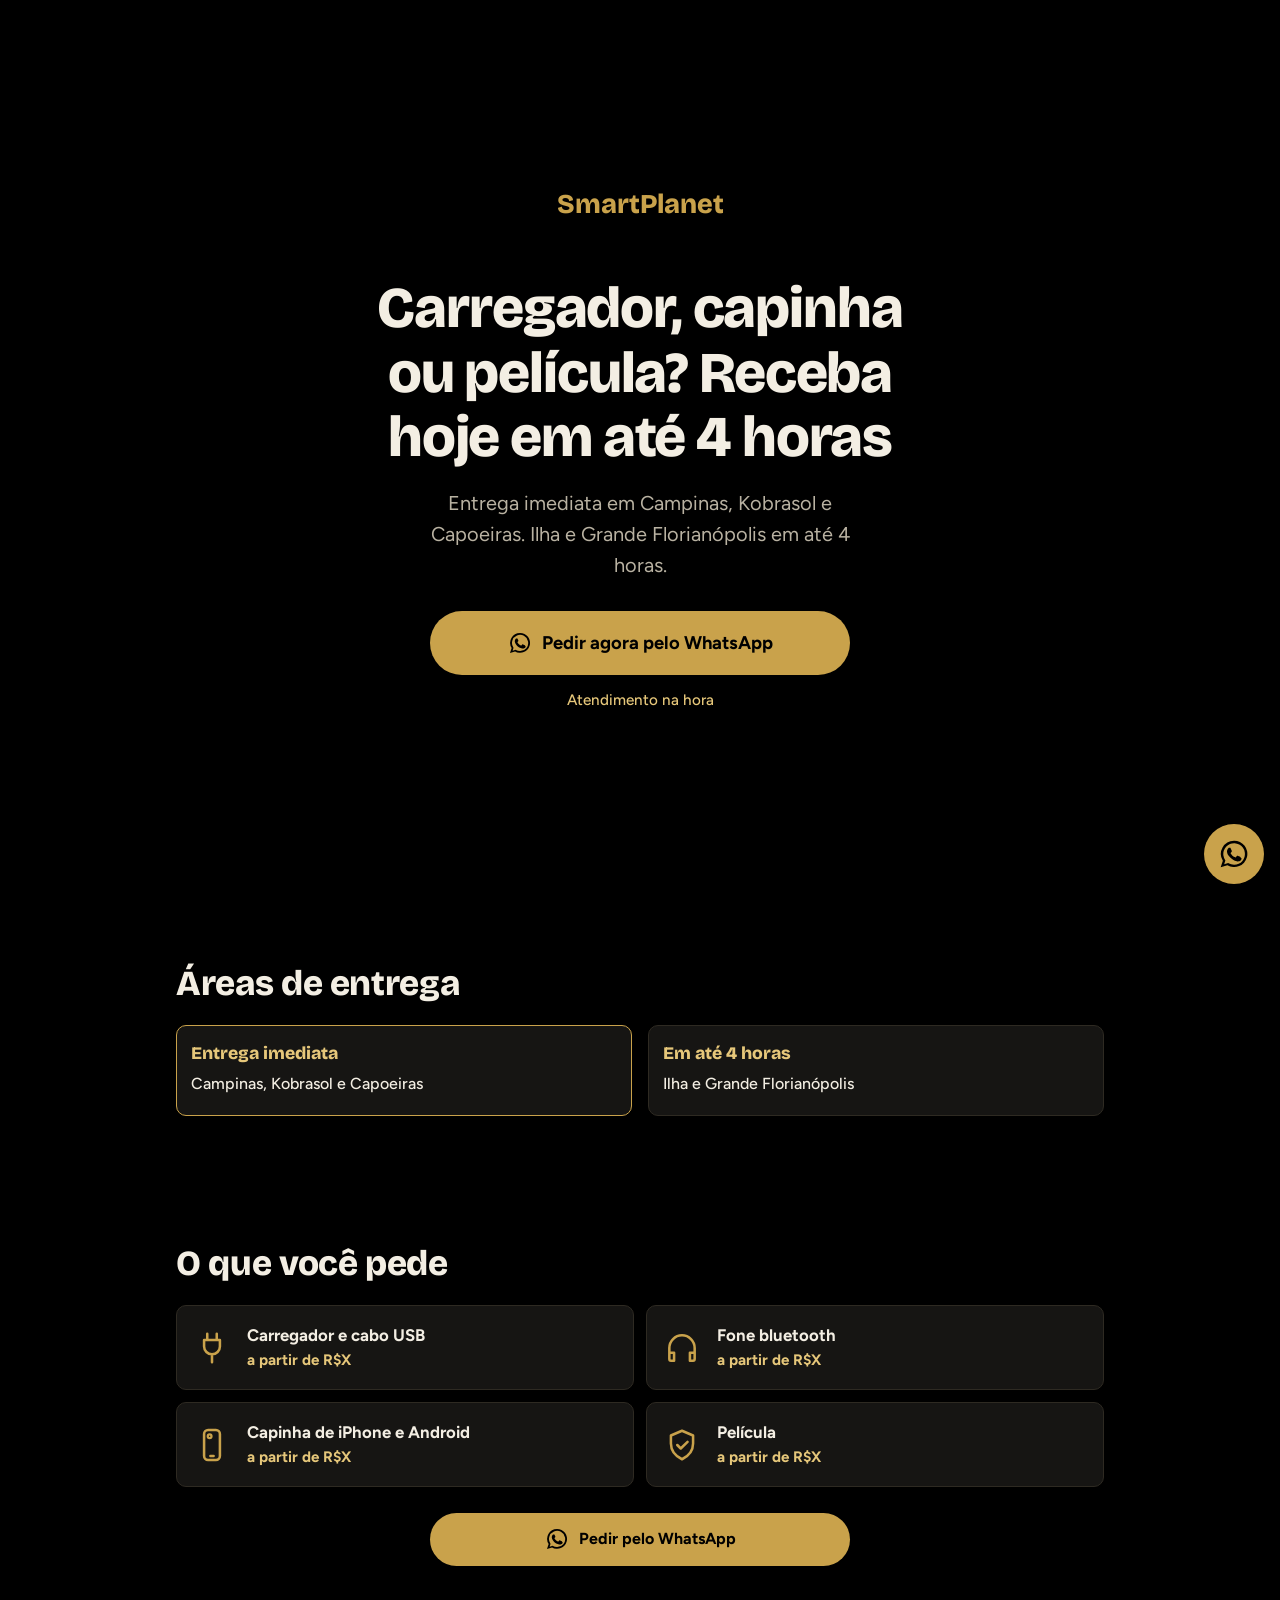
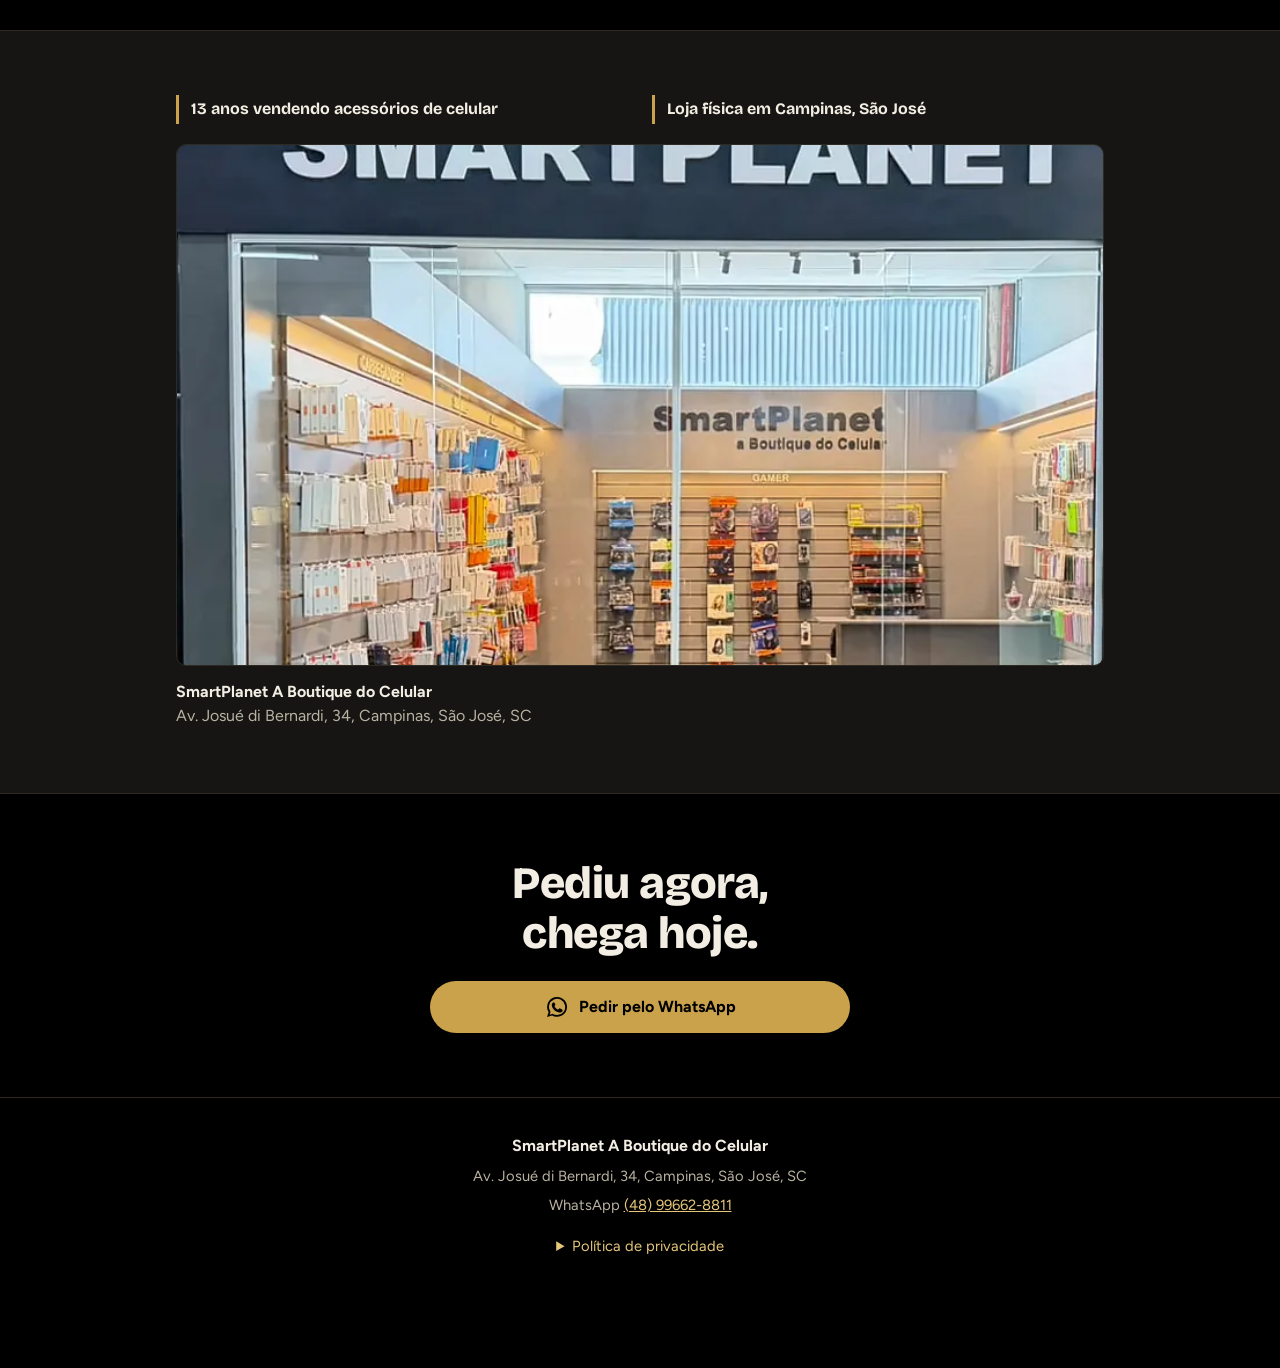
<file: entrega.html>
<!DOCTYPE html>
<html lang="pt-BR">
<head>
<meta charset="utf-8">
<script>
window.dataLayer = window.dataLayer || [];
var GTM_ID = 'GTM-XXXXXXX';
(function(w,d,s,l,i){
  if(!/^GTM-[A-Z0-9]{4,}$/.test(i) || i==='GTM-'+'XXXXXXX') return;
  w[l].push({'gtm.start':new Date().getTime(),event:'gtm.js'});
  var f=d.getElementsByTagName(s)[0], j=d.createElement(s);
  j.async=true; j.src='https://www.googletagmanager.com/gtm.js?id='+i;
  f.parentNode.insertBefore(j,f);
})(window,document,'script','dataLayer',GTM_ID);
</script>
<script async src="https://www.googletagmanager.com/gtag/js?id=AW-18541289170"></script>
<script>
  window.dataLayer = window.dataLayer || [];
  function gtag(){dataLayer.push(arguments);}
  gtag('js', new Date());

  gtag('config', 'AW-18541289170');
</script>
<meta name="viewport" content="width=device-width, initial-scale=1, minimum-scale=1, maximum-scale=1, user-scalable=no, viewport-fit=cover">
<title>Entrega rápida de acessórios em São José, SC | SmartPlanet</title>
<meta name="description" content="Carregador, capinha ou película? Peça pelo WhatsApp e receba hoje em Campinas, Kobrasol e Capoeiras, ou em até 4 horas na Grande Florianópolis.">
<meta name="robots" content="index, follow, max-image-preview:large">
<link rel="canonical" href="https://delivery.lojadeeletronicossaojose.com.br/entrega">
<meta name="theme-color" content="#000000">
<meta name="color-scheme" content="dark">
<link rel="icon" href="/favicon.ico" sizes="48x48">
<link rel="icon" href="/favicon.svg" type="image/svg+xml">
<link rel="icon" href="/favicon-96x96.png" type="image/png" sizes="96x96">
<link rel="apple-touch-icon" href="/apple-touch-icon.png">
<meta property="og:type" content="website">
<meta property="og:locale" content="pt_BR">
<meta property="og:site_name" content="SmartPlanet A Boutique do Celular">
<meta property="og:title" content="Entrega rápida de acessórios em São José, SC | SmartPlanet">
<meta property="og:description" content="Peça pelo WhatsApp e receba hoje em Campinas, Kobrasol e Capoeiras, ou em até 4 horas na Grande Florianópolis.">
<meta property="og:url" content="https://delivery.lojadeeletronicossaojose.com.br/entrega">
<meta property="og:image" content="https://delivery.lojadeeletronicossaojose.com.br/fachada-smartplanet-sao-jose.webp">
<meta property="og:image:width" content="800">
<meta property="og:image:height" content="600">
<meta property="og:image:alt" content="Fachada da loja SmartPlanet em Campinas, São José">
<meta name="twitter:card" content="summary_large_image">
<link rel="preconnect" href="https://fonts.googleapis.com">
<link rel="preconnect" href="https://fonts.gstatic.com" crossorigin>
<link href="https://fonts.googleapis.com/css2?family=Bricolage+Grotesque:opsz,wght@12..96,700;12..96,800&family=Figtree:wght@400;500;700&display=swap" rel="stylesheet">
<style>
:root{
  --preto:#000;
  --grafite:#161513;
  --linha:#2e2a22;
  --ouro:#c9a24b;
  --ouro-claro:#e6c77a;
  --texto:#f3eee3;
  --texto-suave:#b9b2a2;
  --raio:10px;
  --borda-seg:max(16px, env(safe-area-inset-left, 0px));
}
*,*::before,*::after{box-sizing:border-box}
html{-webkit-text-size-adjust:100%;scroll-behavior:smooth;touch-action:pan-x pan-y}
body{margin:0;background:var(--preto);color:var(--texto);font:400 1rem/1.55 Figtree,system-ui,-apple-system,"Segoe UI",Roboto,sans-serif;padding-bottom:env(safe-area-inset-bottom,0px)}
img{display:block;max-width:100%;height:auto}
a{color:inherit}
h1,h2,h3{font-family:"Bricolage Grotesque",Figtree,system-ui,sans-serif;line-height:1.12;margin:0;text-wrap:balance}
p,ul{margin:0}
:focus-visible{outline:3px solid var(--ouro-claro);outline-offset:3px}
.wrap{width:100%;max-width:960px;margin-inline:auto;padding-inline:var(--borda-seg)}
section{padding-block:clamp(36px,8vw,64px)}
h2{font-size:clamp(1.5rem,5.5vw,2.2rem);font-weight:800;letter-spacing:-.01em;margin-bottom:22px}
.so-leitor{position:absolute;width:1px;height:1px;margin:-1px;padding:0;overflow:hidden;clip:rect(0 0 0 0);white-space:nowrap;border:0}

.btn{display:inline-flex;align-items:center;justify-content:center;gap:10px;min-height:52px;padding:14px 26px;border-radius:999px;background:var(--ouro);color:#000;font-weight:700;font-size:1rem;text-decoration:none;text-align:center;border:0;cursor:pointer;transition:background .15s}
.btn:hover{background:var(--ouro-claro)}
.btn svg{width:24px;height:24px;flex:none}
.btn.grande{min-height:64px;padding-inline:18px;font-size:clamp(1rem,4.4vw,1.15rem);width:100%;max-width:420px}

.topo{min-height:100vh;min-height:100svh;display:flex;flex-direction:column;align-items:center;justify-content:center;text-align:center;padding-block:32px}
.logo{margin-bottom:clamp(28px,7vh,56px)}
.logo span{font:800 1.7rem "Bricolage Grotesque",sans-serif;color:var(--ouro)}
.topo h1{font-size:clamp(2.1rem,9.2vw,3.6rem);font-weight:800;letter-spacing:-.02em;max-width:16ch}
.topo .sub{font-size:clamp(1.05rem,3.8vw,1.25rem);color:var(--texto-suave);max-width:36ch;margin:18px auto 30px}
.topo .mini{margin-top:14px;color:var(--ouro-claro);font-weight:500;font-size:.95rem}

.areas{display:grid;grid-template-columns:1fr 1fr;gap:12px}
.area{background:var(--grafite);border:1px solid var(--linha);border-radius:var(--raio);padding:18px 14px}
.area.destaque{border-color:var(--ouro)}
.area h3{font-size:1.1rem;font-weight:800;color:var(--ouro-claro);margin-bottom:8px}
.area p{font-weight:500}

.pedidos{display:grid;gap:12px;margin-bottom:26px;padding:0;list-style:none}
.item{display:flex;align-items:center;gap:16px;background:var(--grafite);border:1px solid var(--linha);border-radius:var(--raio);padding:16px}
.item svg{width:38px;height:38px;flex:none;color:var(--ouro)}
.item strong{display:block;font-size:1.05rem;font-weight:700}
.item span{color:var(--ouro-claro);font-weight:700;font-size:.95rem}
.centro{text-align:center}
.centro .btn{width:100%;max-width:420px}

.confianca{background:var(--grafite);border-block:1px solid var(--linha)}
.dois{display:grid;grid-template-columns:1fr 1fr;gap:12px;margin-bottom:20px}
.dois p{border-left:3px solid var(--ouro);padding:4px 0 4px 12px;font:700 1rem/1.3 "Bricolage Grotesque",sans-serif}
.fachada{border:1px solid var(--linha);border-radius:var(--raio);overflow:hidden;background:#0c0b09;aspect-ratio:4/3;margin-bottom:14px}
.fachada img{width:100%;height:100%;object-fit:cover}
.endereco{font-style:normal;color:var(--texto-suave)}
.endereco strong{color:var(--texto)}

.final{text-align:center}
.final h2{max-width:16ch;margin-inline:auto;font-size:clamp(1.9rem,7.5vw,2.8rem)}
.final .btn{width:100%;max-width:420px}

footer{padding:36px var(--borda-seg) 110px;text-align:center;color:var(--texto-suave);font-size:.92rem;border-top:1px solid var(--linha)}
footer .wrap{display:grid;gap:6px;padding:0}
footer strong{color:var(--texto);font-size:1rem}
footer a{color:var(--ouro-claro)}
details{margin-top:12px;text-align:left}
summary{cursor:pointer;color:var(--ouro-claro);text-align:center}
details p{margin-top:10px;max-width:60ch;margin-inline:auto}

[data-msg]{cursor:pointer;-webkit-tap-highlight-color:rgba(201,162,75,.28)}
:not(a)[data-msg]{-webkit-user-select:none;user-select:none}
.area[data-msg]:active,.item[data-msg]:active,.fachada[data-msg]:active,.dois p[data-msg]:active,h1[data-msg]:active,h2[data-msg]:active,.sub[data-msg]:active{opacity:.82}
.area[data-msg],.item[data-msg]{transition:border-color .15s}
.area[data-msg]:hover,.item[data-msg]:hover{border-color:var(--ouro)}

.flutua{position:fixed;right:max(16px,env(safe-area-inset-right,0px));bottom:max(16px,env(safe-area-inset-bottom,0px));z-index:50;width:60px;height:60px;border-radius:50%;background:var(--ouro);color:#000;display:grid;place-items:center;box-shadow:0 4px 18px rgba(0,0,0,.6),0 0 0 2px #000}
.flutua svg{width:32px;height:32px}
.flutua:hover{background:var(--ouro-claro)}

@media (min-width:640px){
  .pedidos{grid-template-columns:1fr 1fr}
  .areas{gap:16px}
  .dois{gap:24px}
  .fachada{aspect-ratio:16/9}
}
@media (prefers-reduced-motion:reduce){html{scroll-behavior:auto}.btn{transition:none}}
</style>
<script type="application/ld+json">
{
 "@context": "https://schema.org",
 "@graph": [
  {
   "@type": "WebPage",
   "@id": "https://delivery.lojadeeletronicossaojose.com.br/entrega#pagina",
   "url": "https://delivery.lojadeeletronicossaojose.com.br/entrega",
   "name": "Entrega rápida de acessórios em São José, SC | SmartPlanet",
   "description": "Peça pelo WhatsApp e receba hoje em Campinas, Kobrasol e Capoeiras, ou em até 4 horas na Grande Florianópolis.",
   "inLanguage": "pt-BR",
   "about": { "@id": "https://delivery.lojadeeletronicossaojose.com.br/#loja" }
  },
  {
   "@type": "Store",
   "@id": "https://delivery.lojadeeletronicossaojose.com.br/#loja",
   "name": "SmartPlanet A Boutique do Celular",
   "url": "https://delivery.lojadeeletronicossaojose.com.br/entrega",
   "description": "Loja de acessórios para celular com entrega rápida: capinhas, películas, carregadores, cabos USB, fones bluetooth e controle de PS3.",
   "telephone": "+55 48 99662-8811",
   "image": "https://delivery.lojadeeletronicossaojose.com.br/fachada-smartplanet-sao-jose.webp",
   "address": {
    "@type": "PostalAddress",
    "streetAddress": "Av. Josué di Bernardi, 34, Campinas",
    "addressLocality": "São José",
    "addressRegion": "SC",
    "addressCountry": "BR"
   },
   "areaServed": ["Campinas", "Kobrasol", "Capoeiras", "São José", "Florianópolis", "Grande Florianópolis"],
   "sameAs": ["https://instagram.com/smartplanet_oficial"]
  }
 ]
}
</script>
</head>
<body>
<noscript><iframe src="https://www.googletagmanager.com/ns.html?id=GTM-XXXXXXX" height="0" width="0" style="display:none;visibility:hidden"></iframe></noscript>

<svg width="0" height="0" style="position:absolute" aria-hidden="true">
  <symbol id="i-wa" viewBox="0 0 24 24"><path fill="currentColor" d="M12.04 2a9.9 9.9 0 0 0-8.4 15.1L2 22l5.05-1.6A9.9 9.9 0 1 0 12.04 2Zm0 18.1c-1.5 0-2.9-.4-4.1-1.1l-.3-.2-3 .9.9-2.9-.2-.3a8.1 8.1 0 1 1 6.7 3.6Zm4.5-6c-.2-.1-1.5-.7-1.7-.8-.2-.1-.4-.1-.6.1l-.8 1c-.1.2-.3.2-.5.1-1.5-.7-2.5-1.3-3.4-2.9-.3-.5.3-.5.8-1.5.1-.2 0-.3 0-.5l-.8-1.8c-.2-.5-.4-.4-.6-.4h-.5c-.2 0-.5.1-.7.3-.7.8-1 1.600-1 2.600.1 1.100.6 2.200 1.300 3.100 1.200 1.600 2.700 2.900 4.600 3.600 1.700.6 2.300.6 3.100.5.500-.1 1.500-.6 1.700-1.200.2-.6.2-1.100.2-1.200-.1-.1-.3-.2-.5-.3Z"/></symbol>
  <symbol id="i-carga" viewBox="0 0 24 24"><path fill="none" stroke="currentColor" stroke-width="1.6" stroke-linecap="round" stroke-linejoin="round" d="M9 3v4M15 3v4M7 7h10v4a5 5 0 0 1-10 0V7ZM12 16v5"/></symbol>
  <symbol id="i-fone" viewBox="0 0 24 24"><path fill="none" stroke="currentColor" stroke-width="1.6" stroke-linecap="round" stroke-linejoin="round" d="M4 15v-3a8 8 0 0 1 16 0v3M4 15h3v5H5a1 1 0 0 1-1-1v-4ZM20 15h-3v5h2a1 1 0 0 0 1-1v-4Z"/></symbol>
  <symbol id="i-capa" viewBox="0 0 24 24"><rect x="7" y="2.500" width="10" height="19" rx="2.500" fill="none" stroke="currentColor" stroke-width="1.6"/><circle cx="10.500" cy="6.500" r="1.200" fill="none" stroke="currentColor" stroke-width="1.4"/><path fill="none" stroke="currentColor" stroke-width="1.6" stroke-linecap="round" d="M11 19h2"/></symbol>
  <symbol id="i-pelicula" viewBox="0 0 24 24"><path fill="none" stroke="currentColor" stroke-width="1.6" stroke-linejoin="round" d="M12 3 5 6v5c0 4.500 3 8 7 10 4-2 7-5.500 7-10V6l-7-3Z"/><path fill="none" stroke="currentColor" stroke-width="1.6" stroke-linecap="round" stroke-linejoin="round" d="m9 12 2.200 2.200L15.500 10"/></symbol>
</svg>

<header class="wrap topo">
  <div class="logo" data-msg="Olá! Vi o site e quero receber hoje. Preciso de:"><span>SmartPlanet</span></div>
  <h1>Carregador, capinha ou película? Receba hoje em até 4 horas</h1>
  <p class="sub">Entrega imediata em Campinas, Kobrasol e Capoeiras. Ilha e Grande Florianópolis em até 4 horas.</p>
  <a class="btn grande" data-msg="Olá! Vi o site e quero receber hoje. Preciso de:" href="https://wa.me/5548996628811?text=Ol%C3%A1%21%20Vi%20o%20site%20e%20quero%20receber%20hoje.%20Preciso%20de%3A"><svg aria-hidden="true"><use href="#i-wa"/></svg>Pedir agora pelo WhatsApp</a>
  <p class="mini">Atendimento na hora</p>
</header>

<main>
<section class="wrap" id="areas">
  <h2>Áreas de entrega</h2>
  <div class="areas">
    <div class="area destaque"><h3>Entrega imediata</h3><p>Campinas, Kobrasol e Capoeiras</p></div>
    <div class="area"><h3>Em até 4 horas</h3><p>Ilha e Grande Florianópolis</p></div>
  </div>
</section>

<section class="wrap" id="pedidos">
  <h2>O que você pede</h2>
  <ul class="pedidos">
    <li><div class="item" data-msg="Olá! Vi o site e quero receber hoje. Preciso de: carregador e cabo USB."><svg aria-hidden="true"><use href="#i-carga"/></svg><div><strong>Carregador e cabo USB</strong><span>a partir de R$X</span></div></div></li>
    <li><div class="item" data-msg="Olá! Vi o site e quero receber hoje. Preciso de: fone bluetooth."><svg aria-hidden="true"><use href="#i-fone"/></svg><div><strong>Fone bluetooth</strong><span>a partir de R$X</span></div></div></li>
    <li><div class="item" data-msg="Olá! Vi o site e quero receber hoje. Preciso de: capinha de iPhone ou Android."><svg aria-hidden="true"><use href="#i-capa"/></svg><div><strong>Capinha de iPhone e Android</strong><span>a partir de R$X</span></div></div></li>
    <li><div class="item" data-msg="Olá! Vi o site e quero receber hoje. Preciso de: película."><svg aria-hidden="true"><use href="#i-pelicula"/></svg><div><strong>Película</strong><span>a partir de R$X</span></div></div></li>
  </ul>
  <div class="centro">
    <a class="btn" data-msg="Olá! Vi o site e quero receber hoje. Preciso de:" href="https://wa.me/5548996628811?text=Ol%C3%A1%21%20Vi%20o%20site%20e%20quero%20receber%20hoje.%20Preciso%20de%3A"><svg aria-hidden="true"><use href="#i-wa"/></svg>Pedir pelo WhatsApp</a>
  </div>
</section>

<section class="confianca" id="loja">
  <div class="wrap">
    <h2 class="so-leitor">Sobre a SmartPlanet</h2>
    <div class="dois">
      <p>13 anos vendendo acessórios de celular</p>
      <p>Loja física em Campinas, São José</p>
    </div>
    <div class="fachada"><img src="/fachada-smartplanet-sao-jose.webp" alt="Fachada da loja SmartPlanet em Campinas, São José" width="800" height="600" loading="lazy"></div>
    <address class="endereco"><strong>SmartPlanet A Boutique do Celular</strong><br>Av. Josué di Bernardi, 34, Campinas, São José, SC</address>
  </div>
</section>

<section class="final">
  <div class="wrap">
    <h2>Pediu agora, chega hoje.</h2>
    <a class="btn" data-msg="Olá! Vi o site e quero receber hoje. Preciso de:" href="https://wa.me/5548996628811?text=Ol%C3%A1%21%20Vi%20o%20site%20e%20quero%20receber%20hoje.%20Preciso%20de%3A"><svg aria-hidden="true"><use href="#i-wa"/></svg>Pedir pelo WhatsApp</a>
  </div>
</section>
</main>

<footer>
  <div class="wrap">
    <strong>SmartPlanet A Boutique do Celular</strong>
    <span>Av. Josué di Bernardi, 34, Campinas, São José, SC</span>
    <span>WhatsApp <a href="https://wa.me/5548996628811?text=Ol%C3%A1%21%20Vi%20o%20site%20e%20quero%20receber%20hoje.%20Preciso%20de%3A">(48) 99662-8811</a></span>
    <details id="privacidade">
      <summary>Política de privacidade</summary>
      <p>Esta página não pede nem guarda dados pessoais. Quando você clica em um botão de WhatsApp, a conversa acontece no aplicativo e as informações que você enviar são usadas só para atender o seu pedido. Usamos o Google Tag Manager e ferramentas do Google (como o Google Ads) para medir quantas pessoas chegam até aqui e clicam nos botões, o que pode envolver cookies do Google. Você pode bloquear cookies nas configurações do seu navegador. Dúvidas sobre esta política: chame no WhatsApp.</p>
    </details>
  </div>
</footer>

<a class="flutua" data-msg="Olá! Vi o site e quero receber hoje. Preciso de:" href="https://wa.me/5548996628811?text=Ol%C3%A1%21%20Vi%20o%20site%20e%20quero%20receber%20hoje.%20Preciso%20de%3A" aria-label="Pedir pelo WhatsApp"><svg aria-hidden="true"><use href="#i-wa"/></svg></a>

<script>
  var ADS_LABEL = '';
  var WA = 'https://wa.me/5548996628811?text=';
  var PADRAO = 'Olá! Vi o site e quero receber hoje. Preciso de:';
  function q(sel){ return document.querySelectorAll(sel); }
  function marcar(sel, msg){ q(sel).forEach(function(el){ if(!el.dataset.msg) el.dataset.msg = msg; }); }

  marcar('.topo h1, .topo .sub, .topo .mini, .area, .dois p, .fachada, main h2:not(.so-leitor)', PADRAO);

  q('[data-msg]').forEach(function(el){
    if (el.tagName === 'A') {
      el.href = WA + encodeURIComponent(el.dataset.msg);
      el.target = '_blank'; el.rel = 'noopener';
    } else if (!/^(H1|H2|H3|P|SPAN)$/.test(el.tagName)) {
      el.setAttribute('role', 'link');
      if (!el.hasAttribute('tabindex')) el.tabIndex = 0;
    }
  });

  function abrir(msg){
    var a = document.createElement('a');
    a.href = WA + encodeURIComponent(msg);
    a.target = '_blank'; a.rel = 'noopener';
    document.body.appendChild(a); a.click(); a.remove();
  }
  document.addEventListener('click', function(e){
    var el = e.target.closest('[data-msg]');
    if (!el) return;
    window.dataLayer.push({event:'whatsapp_click', pagina:'entrega', whatsapp_mensagem: el.dataset.msg, whatsapp_elemento: el.tagName.toLowerCase()});
    if (ADS_LABEL && typeof gtag === 'function') gtag('event', 'conversion', {send_to: 'AW-18541289170/' + ADS_LABEL});
    if (el.tagName !== 'A') abrir(el.dataset.msg);
  });
  document.addEventListener('keydown', function(e){
    var el = e.target;
    if ((e.key === 'Enter' || e.key === ' ') && el.dataset && el.dataset.msg && el.tagName !== 'A') {
      e.preventDefault(); el.click();
    }
  });
  ['gesturestart','gesturechange','gestureend'].forEach(function(t){
    document.addEventListener(t, function(e){ e.preventDefault(); }, {passive:false});
  });
  document.addEventListener('touchmove', function(e){ if (e.touches.length > 1) e.preventDefault(); }, {passive:false});

</script>
</body>
</html>
</file>
<file: css/style.css>
:root {
  --preto: #000;
  --grafite: #161513;
  --linha: #2e2a22;
  --ouro: #c9a24b;
  --ouro-claro: #e6c77a;
  --texto: #f3eee3;
  --texto-suave: #b9b2a2;
  --raio: 10px;
  --borda-seg: max(16px, env(safe-area-inset-left, 0px));
}

*,
*::before,
*::after {
  box-sizing: border-box;
}

html {
  -webkit-text-size-adjust: 100%;
  scroll-behavior: smooth;
  touch-action: pan-x pan-y;
}

body {
  margin: 0;
  background: var(--preto);
  color: var(--texto);
  font: 400 1rem/1.55 Figtree, system-ui, -apple-system, "Segoe UI", Roboto, sans-serif;
  padding-bottom: env(safe-area-inset-bottom, 0px);
  position: relative;
}

img {
  display: block;
  max-width: 100%;
  height: auto;
}

a {
  color: inherit;
}

h1,
h2,
h3 {
  font-family: "Bricolage Grotesque", Figtree, system-ui, sans-serif;
  line-height: 1.12;
  margin: 0;
  text-wrap: balance;
}

p {
  margin: 0;
}

:focus-visible {
  outline: 3px solid var(--ouro-claro);
  outline-offset: 3px;
}

.wrap {
  width: 100%;
  max-width: 960px;
  margin-inline: auto;
  padding-inline: var(--borda-seg);
}

section {
  padding-block: clamp(40px, 8vw, 72px);
}

h2 {
  font-size: clamp(1.6rem, 5.5vw, 2.3rem);
  font-weight: 800;
  letter-spacing: -0.01em;
  margin-bottom: 24px;
}

header,
main,
footer {
  position: relative;
  z-index: 1;
}

.btn {
  display: inline-flex;
  align-items: center;
  justify-content: center;
  gap: 10px;
  min-height: 52px;
  padding: 14px 26px;
  border-radius: 999px;
  background: var(--ouro);
  color: #000;
  font-weight: 700;
  font-size: 1rem;
  text-decoration: none;
  text-align: center;
  border: 0;
  cursor: pointer;
  transition: background 0.15s;
  position: relative;
  overflow: hidden;
}

.btn:hover {
  background: var(--ouro-claro);
}

.btn svg {
  width: 22px;
  height: 22px;
  flex: none;
}

.btn.sec {
  background: transparent;
  color: var(--ouro-claro);
  border: 1.5px solid var(--ouro);
}

.btn.sec:hover {
  background: rgba(201, 162, 75, 0.12);
}

.btn.peq {
  min-height: 46px;
  padding: 10px 12px;
  font-size: 0.92rem;
  width: 100%;
}

.btn:not(.sec)::after {
  content: "";
  position: absolute;
  top: 0;
  left: -60%;
  width: 40%;
  height: 100%;
  background: linear-gradient(100deg, transparent, rgba(255, 255, 255, 0.6), transparent);
  transform: skewX(-20deg);
  animation: varre 4.2s ease-in-out infinite;
  pointer-events: none;
}

.topo .btn,
.final .btn {
  animation: anel 2.6s ease-out infinite;
}

.topo {
  padding-top: 20px;
  padding-bottom: 16px;
  text-align: center;
}

.logo {
  display: inline-block;
  margin-bottom: 28px;
  min-height: 44px;
}

.logo img {
  height: 52px;
  width: auto;
  margin-inline: auto;
}

.logo span {
  font: 800 1.5rem "Bricolage Grotesque", sans-serif;
  color: var(--ouro);
}

.topo h1 {
  font-size: clamp(2rem, 8.4vw, 3.4rem);
  font-weight: 800;
  letter-spacing: -0.02em;
  max-width: 18ch;
  margin-inline: auto;
  background: linear-gradient(100deg, #f3eee3 0%, #f3eee3 38%, #e6c77a 50%, #f3eee3 62%, #f3eee3 100%);
  background-size: 250% 100%;
  -webkit-background-clip: text;
  background-clip: text;
  -webkit-text-fill-color: transparent;
  color: transparent;
  animation: brilho 7s linear infinite;
}

.topo .sub {
  font-size: clamp(1.02rem, 3.6vw, 1.2rem);
  color: var(--texto-suave);
  max-width: 40ch;
  margin: 16px auto 26px;
}

.topo .btn {
  width: 100%;
  max-width: 360px;
}

.topo-video {
  display: block;
  width: 100%;
  height: auto;
  margin: 22px auto 0;
  border-radius: var(--raio);
  background: #000;
  object-fit: contain;
  pointer-events: none;
  -webkit-user-select: none;
  user-select: none;
}

.foto {
  background: linear-gradient(135deg, #1d1a14, #0c0b09);
  border: 1px solid var(--linha);
  border-radius: var(--raio);
  overflow: hidden;
}

.topo .foto {
  margin-top: 32px;
  aspect-ratio: 4 / 3;
}

.foto img {
  width: 100%;
  height: 100%;
  object-fit: cover;
}

.topo > .foto img {
  transform: scale(1.16) translate3d(0, var(--py, 0px), 0);
  will-change: transform;
}

.faixa {
  background: var(--ouro);
  color: #000;
  text-align: center;
  padding: 16px var(--borda-seg);
  font: 800 clamp(1.05rem, 4.2vw, 1.5rem) / 1.2 "Bricolage Grotesque", sans-serif;
  overflow: hidden;
  padding-inline: 0;
}

.trilho {
  display: flex;
  width: max-content;
  animation: corre 24s linear infinite;
}

.trilho span {
  white-space: nowrap;
  padding: 0 28px;
  display: flex;
  align-items: center;
}

.trilho span::after {
  content: "";
  width: 9px;
  height: 9px;
  border-radius: 50%;
  background: #000;
  margin-left: 56px;
}

.infinito {
  position: relative;
  overflow: hidden;
  padding: 22px 0 28px;
  background:
    radial-gradient(420px 180px at 15% 50%, rgba(201, 162, 75, 0.16), transparent 70%),
    #000;
}

.infinito-t {
  margin: 0 0 12px;
  padding-inline: var(--borda-seg);
  font: 800 0.78rem/1 Figtree, system-ui, sans-serif;
  letter-spacing: 0.14em;
  text-transform: uppercase;
  color: var(--ouro-claro);
}

.infinito-janela {
  overflow: hidden;
  -webkit-mask-image: linear-gradient(90deg, transparent, #000 7%, #000 93%, transparent);
  mask-image: linear-gradient(90deg, transparent, #000 7%, #000 93%, transparent);
}

.esteira {
  display: flex;
  gap: 14px;
  width: max-content;
  margin: 0;
  padding: 6px 0 10px;
  list-style: none;
}

.infinito.gira .esteira {
  animation: esteira 46s linear infinite;
}

.esteira > li {
  width: 210px;
  flex: none;
}

.infinito .foto {
  position: relative;
}

.infinito .foto::after {
  content: "";
  position: absolute;
  inset: 0;
  background: linear-gradient(105deg, transparent 32%, rgba(255, 244, 214, 0.55) 50%, transparent 68%);
  transform: translateX(-130%);
  pointer-events: none;
}

.infinito.gira .foto::after {
  animation: reluz 5.2s ease-in-out infinite;
}

.infinito .esteira > li:nth-child(2n) .foto::after {
  animation-delay: 1.6s;
}

.infinito .esteira > li:nth-child(3n) .foto::after {
  animation-delay: 2.8s;
}

.grade {
  display: grid;
  grid-template-columns: repeat(2, 1fr);
  gap: 12px;
  margin: 0;
  padding: 0;
  list-style: none;
}

.card {
  background: var(--grafite);
  border: 1px solid var(--linha);
  border-radius: var(--raio);
  overflow: hidden;
  display: flex;
  flex-direction: column;
  position: relative;
}

.card::before {
  content: "";
  position: absolute;
  inset: 0;
  z-index: 2;
  pointer-events: none;
  opacity: 0;
  transition: opacity 0.3s;
  background: radial-gradient(240px circle at var(--mx, 50%) var(--my, 0%), rgba(201, 162, 75, 0.22), transparent 65%);
}

.card:hover::before,
.card.toque::before {
  opacity: 1;
}

.card .foto {
  aspect-ratio: 1;
  border: 0;
  border-radius: 0;
}

.card .foto img {
  transition: transform 0.7s cubic-bezier(0.2, 0.7, 0.2, 1);
}

.card:hover .foto img {
  transform: scale(1.06);
}

.carrossel {
  display: flex;
  overflow-x: auto;
  scroll-snap-type: x mandatory;
  scrollbar-width: none;
  overscroll-behavior-x: contain;
}

.carrossel::-webkit-scrollbar {
  display: none;
}

.carrossel img {
  flex: 0 0 88%;
  scroll-snap-align: start;
}

.carrossel img:first-child {
  margin-right: 0;
}

.card .info {
  padding: 12px 12px 14px;
  display: flex;
  flex-direction: column;
  gap: 4px;
  flex: 1;
}

.card h3 {
  font-size: 1.05rem;
  font-weight: 700;
}

.preco {
  color: var(--ouro-claro);
  font-weight: 700;
  font-size: 0.95rem;
  margin-bottom: 10px;
  display: inline-flex;
  flex-direction: column;
  align-items: flex-start;
  gap: 2px;
  width: fit-content;
  cursor: pointer;
}

.preco .valores {
  display: inline-flex;
  align-items: baseline;
  gap: 8px;
  filter: blur(7px);
  transition: filter 0.28s ease;
  user-select: none;
}

.preco .de {
  text-decoration: line-through;
  color: var(--texto-suave);
  font-weight: 500;
  font-size: 0.82rem;
}

.preco .por {
  color: var(--ouro-claro);
}

.preco .dica {
  font-size: 0.68rem;
  font-weight: 700;
  letter-spacing: 0.06em;
  text-transform: uppercase;
  color: var(--texto-suave);
}

.preco.aberto .valores,
.folha .preco.aberto .valores {
  filter: none;
  user-select: text;
}

.preco.aberto .dica {
  display: none;
}

@media (hover: hover) and (pointer: fine) {
  .card:hover .preco .valores,
  .card:focus-within .preco .valores {
    filter: none;
    user-select: text;
  }

  .card:hover .preco .dica,
  .card:focus-within .preco .dica {
    display: none;
  }
}

.uix {
  display: grid;
  gap: 12px;
  margin-bottom: 14px;
}

.busca,
.ordem {
  display: grid;
  gap: 6px;
  font-size: 0.78rem;
  font-weight: 700;
  letter-spacing: 0.04em;
  text-transform: uppercase;
  color: var(--texto-suave);
}

.busca input,
.ordem select {
  min-height: 48px;
  border-radius: 999px;
  border: 1px solid var(--linha);
  background: var(--grafite);
  color: var(--texto);
  font: 500 1rem/1.2 Figtree, system-ui, sans-serif;
  padding: 0 16px;
  text-transform: none;
  letter-spacing: 0;
}

.filtros {
  display: flex;
  gap: 8px;
  overflow-x: auto;
  scrollbar-width: none;
  margin-inline: calc(var(--borda-seg) * -1);
  padding-inline: var(--borda-seg);
  padding-bottom: 2px;
}

.filtros::-webkit-scrollbar {
  display: none;
}

.chip {
  flex: none;
  min-height: 40px;
  padding: 8px 14px;
  border-radius: 999px;
  border: 1px solid var(--linha);
  background: transparent;
  color: var(--texto);
  font: 700 0.92rem/1 Figtree, system-ui, sans-serif;
  cursor: pointer;
}

.chip.on {
  background: var(--ouro);
  border-color: var(--ouro);
  color: #000;
}

.contagem {
  margin: 0 0 12px;
  color: var(--texto-suave);
  font-size: 0.92rem;
}

.vazio {
  text-align: center;
  color: var(--texto-suave);
  margin-top: 8px;
}

.mais {
  display: flex;
  width: fit-content;
  margin: 18px auto 0;
}

.detalhe {
  margin-top: auto;
  margin-bottom: 8px;
  min-height: 40px;
  padding: 8px 14px;
  border-radius: 999px;
  border: 1px solid var(--linha);
  background: transparent;
  color: var(--ouro-claro);
  font: 700 0.9rem/1 Figtree, system-ui, sans-serif;
  cursor: pointer;
}

.detalhe:hover {
  border-color: var(--ouro);
}

@media (hover: hover) and (pointer: fine) {
  .js.inclina .grade .card.rv.on:hover {
    transform: perspective(900px) rotateX(var(--ry, 0deg)) rotateY(var(--rx, 0deg));
  }
}

.folha {
  position: fixed;
  top: 50%;
  left: 50%;
  transform: translate(-50%, -50%);
  width: min(560px, calc(100vw - 24px));
  height: fit-content;
  max-height: min(92vh, 820px);
  margin: 0;
  padding: 0;
  border: 1px solid var(--linha);
  border-radius: 16px;
  background: var(--grafite);
  color: var(--texto);
  overflow: auto;
}

.folha::backdrop {
  background: rgba(0, 0, 0, 0.72);
}

.folha-foto img {
  width: 100%;
  height: min(42vh, 280px);
  object-fit: cover;
}

.folha-info {
  display: flex;
  flex-direction: column;
  align-items: flex-start;
  gap: 8px;
  padding: 16px 16px 20px;
}

.folha h3 {
  font-size: 1.35rem;
}

.fechar {
  position: absolute;
  top: 10px;
  right: 10px;
  z-index: 2;
  min-height: 40px;
  padding: 8px 14px;
  border-radius: 999px;
  border: 0;
  background: #000;
  color: var(--texto);
  font: 700 0.9rem Figtree, system-ui, sans-serif;
  cursor: pointer;
}

.folha:not([open]) {
  display: none;
}

@media (min-width: 720px) {
  .folha {
    display: grid;
    grid-template-columns: 1fr 1fr;
    width: min(860px, calc(100vw - 32px));
  }

  .folha[open] {
    display: grid;
  }

  .folha-foto img {
    height: 100%;
    min-height: 320px;
  }

  .folha-info {
    justify-content: center;
    padding: 28px 24px;
  }
}

.card {
  cursor: pointer;
}

.card .btn {
  margin-top: 0;
}

.galeria .peca,
.pausa {
  cursor: pointer;
}

.extra {
  margin-top: 28px;
  color: var(--texto-suave);
  text-align: center;
}

.extra a {
  color: var(--ouro-claro);
  font-weight: 700;
}

.bloco {
  margin-top: 36px;
}

.bloco > h3 {
  font-size: 1.35rem;
  font-weight: 800;
  margin-bottom: 14px;
}

.pausa {
  margin: 40px 0 8px;
  padding: 48px var(--borda-seg);
  text-align: center;
  background: var(--grafite);
  border-block: 1px solid var(--linha);
}

.pausa p {
  max-width: 16ch;
  margin-inline: auto;
  font-family: "Bricolage Grotesque", Figtree, system-ui, sans-serif;
  font-size: clamp(1.7rem, 4.5vw, 2.6rem);
  font-weight: 800;
  line-height: 1.02;
  letter-spacing: -0.03em;
}

.pausa-foto {
  padding: 0 0 8px;
  background: #000;
}

.pausa-foto img {
  width: 100%;
  max-height: 420px;
  object-fit: cover;
}

.pausa-foto p {
  padding-top: 28px;
  max-width: 14ch;
}

.galeria {
  padding: 28px var(--borda-seg) 8px;
}

.galeria-grade {
  display: grid;
  grid-template-columns: 1fr 1fr;
  gap: 12px;
  max-width: 1120px;
  margin-inline: auto;
}

.peca {
  position: relative;
  overflow: hidden;
  border-radius: var(--raio);
  border: 1px solid var(--linha);
  background: var(--grafite);
  min-height: 160px;
}

.peca img {
  width: 100%;
  height: 100%;
  object-fit: cover;
}

.peca-hero {
  grid-column: 1 / -1;
  display: grid;
  min-height: 0;
}

.peca-hero img {
  aspect-ratio: 4 / 3;
  height: auto;
}

.peca-hero div {
  display: flex;
  flex-direction: column;
  align-items: flex-start;
  gap: 8px;
  padding: 16px;
}

.peca-hero h3,
.peca-faixa h3 {
  font-size: 1.35rem;
}

.peca span {
  color: var(--ouro-claro);
  font-size: 0.72rem;
  font-weight: 700;
  letter-spacing: 0.08em;
  text-transform: uppercase;
}

.peca p {
  color: var(--texto-suave);
}

.peca-legenda {
  min-height: 220px;
}

.peca-legenda img {
  position: absolute;
  inset: 0;
  transition: transform 0.7s cubic-bezier(0.2, 0.7, 0.2, 1);
}

.peca-legenda:hover img {
  transform: scale(1.06);
}

.peca-legenda span {
  position: absolute;
  left: 12px;
  right: 12px;
  bottom: 12px;
  z-index: 1;
  padding: 8px 10px;
  border-radius: 999px;
  background: rgba(0, 0, 0, 0.72);
  width: fit-content;
}

.peca-nota {
  display: flex;
  flex-direction: column;
  justify-content: center;
  gap: 8px;
  padding: 16px;
  background:
    radial-gradient(120px 80px at 100% 0%, rgba(201, 162, 75, 0.35), transparent 70%),
    var(--grafite);
}

.peca-nota p {
  margin: 0;
  color: var(--texto);
  font-family: "Bricolage Grotesque", Figtree, system-ui, sans-serif;
  font-size: clamp(1.2rem, 2vw, 1.55rem);
  font-weight: 800;
  line-height: 1.05;
  letter-spacing: -0.03em;
}

.peca-trio {
  display: grid;
  grid-template-columns: 1fr 1fr;
  grid-template-rows: 120px 90px;
  min-height: 0;
  padding: 0;
}

.peca-trio img {
  height: 100%;
}

.peca-trio img:first-child {
  grid-column: 1 / -1;
}

.peca-faixa {
  grid-column: 1 / -1;
  display: grid;
  min-height: 200px;
}

.peca-faixa img {
  position: absolute;
  inset: 0;
}

.peca-faixa div {
  position: relative;
  z-index: 1;
  display: flex;
  flex-direction: column;
  justify-content: flex-end;
  gap: 6px;
  height: 100%;
  padding: 16px;
  background: linear-gradient(transparent, rgba(0, 0, 0, 0.78));
}

.rail-t {
  font-size: 1.15rem;
  font-weight: 700;
  margin: 32px 0 12px;
}

.rail {
  display: flex;
  gap: 12px;
  overflow-x: auto;
  scroll-snap-type: x mandatory;
  scrollbar-width: none;
  list-style: none;
  margin: 0 calc(var(--borda-seg) * -1);
  padding: 0 var(--borda-seg) 4px;
}

.rail::-webkit-scrollbar {
  display: none;
}

.rail li {
  flex: 0 0 150px;
  scroll-snap-align: start;
}

.rail a {
  display: block;
  text-decoration: none;
}

.rail img {
  width: 100%;
  aspect-ratio: 1;
  object-fit: cover;
  border-radius: var(--raio);
  border: 1px solid var(--linha);
  background: var(--grafite);
}

.rail span {
  display: block;
  margin-top: 8px;
  font-weight: 500;
  font-size: 0.95rem;
}

.passos {
  display: grid;
  gap: 14px;
  margin: 0;
  padding: 0;
  list-style: none;
}

.passos li {
  display: flex;
  gap: 16px;
  align-items: center;
  background: var(--grafite);
  border: 1px solid var(--linha);
  border-radius: var(--raio);
  padding: 16px;
  animation: vez 6s ease-in-out infinite;
}

.passos li:nth-child(2) {
  animation-delay: 2s;
}

.passos li:nth-child(3) {
  animation-delay: 4s;
}

.passos svg {
  width: 40px;
  height: 40px;
  flex: none;
  color: var(--ouro);
  animation: flutua 3.6s ease-in-out infinite;
}

.passos p {
  font-weight: 500;
}

.motivos {
  display: grid;
  gap: 14px;
}

.resumo {
  color: var(--texto-suave);
  max-width: 62ch;
  margin-bottom: 22px;
}

.motivos p {
  background: var(--grafite);
  border: 1px solid var(--linha);
  border-left: 3px solid var(--ouro);
  border-radius: var(--raio);
  padding: 16px;
  font: 700 1.15rem/1.3 "Bricolage Grotesque", sans-serif;
}

.cont {
  font-weight: inherit;
  color: var(--ouro-claro);
}

.loja-fotos {
  display: grid;
  grid-template-columns: 1fr 1fr;
  gap: 12px;
  margin-bottom: 20px;
}

.loja-fotos .foto {
  aspect-ratio: 4 / 3;
}

.loja-fotos .foto:last-child {
  grid-column: 1 / -1;
  aspect-ratio: 16 / 9;
}

.endereco {
  font-style: normal;
  margin-bottom: 16px;
}

.endereco strong {
  display: block;
  font-size: 1.1rem;
}

.mapa {
  width: 100%;
  height: 260px;
  border: 0;
  border-radius: var(--raio);
  margin-bottom: 16px;
  background: var(--grafite);
}

.final {
  text-align: center;
  background: var(--grafite);
  border-block: 1px solid var(--linha);
}

.final h2 {
  max-width: 20ch;
  margin-inline: auto;
}

.final .btn {
  width: 100%;
  max-width: 360px;
}

footer {
  padding: 36px var(--borda-seg) 110px;
  text-align: center;
  color: var(--texto-suave);
  font-size: 0.92rem;
}

footer .wrap {
  display: grid;
  gap: 6px;
  padding: 0;
}

footer strong {
  color: var(--texto);
  font-size: 1rem;
}

footer a {
  color: var(--ouro-claro);
}

details {
  margin-top: 12px;
  text-align: left;
}

summary {
  cursor: pointer;
  color: var(--ouro-claro);
  text-align: center;
}

details p {
  margin-top: 10px;
  max-width: 60ch;
  margin-inline: auto;
}

[data-msg] {
  cursor: pointer;
  -webkit-tap-highlight-color: rgba(201, 162, 75, 0.28);
}

:not(a)[data-msg] {
  -webkit-user-select: none;
  user-select: none;
}

.card[data-msg],
.passos li[data-msg] {
  transition: border-color 0.15s;
}

.card[data-msg]:hover,
.passos li[data-msg]:hover {
  border-color: var(--ouro);
}

h1[data-msg]:active,
h2[data-msg]:active,
.sub[data-msg]:active,
.faixa[data-msg]:active,
.resumo[data-msg]:active,
.card[data-msg]:active,
.passos li[data-msg]:active,
.motivos p[data-msg]:active,
.foto[data-msg]:active {
  opacity: 0.82;
}

.logo[data-msg] {
  cursor: pointer;
}

.flutua {
  position: fixed;
  right: max(16px, env(safe-area-inset-right, 0px));
  bottom: max(16px, env(safe-area-inset-bottom, 0px));
  z-index: 50;
  width: 60px;
  height: 60px;
  border-radius: 50%;
  background: var(--ouro);
  color: #000;
  display: grid;
  place-items: center;
  box-shadow: 0 4px 18px rgba(0, 0, 0, 0.6), 0 0 0 2px #000;
  animation: anel 2.2s ease-out infinite;
}

.flutua svg {
  width: 32px;
  height: 32px;
}

.flutua:hover {
  background: var(--ouro-claro);
}

.progresso {
  position: fixed;
  top: 0;
  left: 0;
  right: 0;
  height: 3px;
  z-index: 60;
  background: linear-gradient(90deg, var(--ouro), var(--ouro-claro));
  transform-origin: 0 50%;
  transform: scaleX(var(--p, 0));
  pointer-events: none;
}

.cenario {
  position: absolute;
  top: 0;
  left: 0;
  right: 0;
  height: clamp(600px, 100vh, 860px);
  overflow: hidden;
  pointer-events: none;
  z-index: 0;
  -webkit-mask-image: linear-gradient(#000 55%, transparent);
  mask-image: linear-gradient(#000 55%, transparent);
}

.cenario::before {
  content: "";
  position: absolute;
  inset: -20% -25% auto;
  height: 95%;
  background:
    radial-gradient(40% 50% at 28% 40%, rgba(201, 162, 75, 0.38), transparent 70%),
    radial-gradient(35% 45% at 76% 28%, rgba(230, 199, 122, 0.24), transparent 70%),
    radial-gradient(30% 40% at 55% 78%, rgba(170, 90, 20, 0.28), transparent 70%);
  animation: aurora 16s ease-in-out infinite alternate;
}

.cenario svg {
  position: absolute;
  left: 50%;
  top: 38%;
  width: min(1100px, 190vw);
  transform: translate(-50%, -50%);
  opacity: 0.55;
}

.poeira {
  position: fixed;
  inset: 0;
  z-index: 0;
  pointer-events: none;
  overflow: hidden;
}

.poeira i {
  position: absolute;
  bottom: 0;
  border-radius: 50%;
  background: var(--ouro-claro);
  opacity: 0;
  animation: sobe linear infinite;
}

.js .rv {
  opacity: 0;
  transform: translate3d(0, 30px, 0) scale(0.98);
  transition:
    opacity 0.8s cubic-bezier(0.2, 0.7, 0.2, 1) var(--d, 0s),
    transform 0.8s cubic-bezier(0.2, 0.7, 0.2, 1) var(--d, 0s);
}

.js .rv.on {
  opacity: 1;
  transform: none;
}

.js .portal {
  clip-path: circle(0% at 50% 50%);
  transition: clip-path 1.3s cubic-bezier(0.2, 0.7, 0.2, 1) var(--d, 0s);
}

.js .portal.on {
  clip-path: circle(150% at 50% 50%);
}

.balao {
  position: fixed;
  right: max(16px, env(safe-area-inset-right, 0px));
  bottom: calc(max(16px, env(safe-area-inset-bottom, 0px)) + 74px);
  z-index: 49;
  max-width: min(260px, 70vw);
  padding: 12px 16px;
  border-radius: 16px 16px 4px 16px;
  background: var(--ouro);
  color: #000;
  font-weight: 700;
  font-size: 0.95rem;
  line-height: 1.3;
  text-decoration: none;
  box-shadow: 0 8px 26px rgba(0, 0, 0, 0.6);
  opacity: 0;
  transform: translate3d(0, 14px, 0) scale(0.92);
  transition: opacity 0.5s, transform 0.5s;
}

.balao.on {
  opacity: 1;
  transform: none;
}

@keyframes aurora {
  to {
    transform: translate3d(7%, 5%, 0) scale(1.18) rotate(7deg);
  }
}

@keyframes sobe {
  0% {
    transform: translate3d(0, 10vh, 0);
    opacity: 0;
  }
  12% {
    opacity: 0.8;
  }
  88% {
    opacity: 0.5;
  }
  100% {
    transform: translate3d(var(--dx, 20px), -112vh, 0);
    opacity: 0;
  }
}

@keyframes brilho {
  from {
    background-position: 150% 0;
  }
  to {
    background-position: -50% 0;
  }
}

@keyframes varre {
  0%,
  55% {
    left: -60%;
  }
  100% {
    left: 130%;
  }
}

@keyframes anel {
  0% {
    box-shadow: 0 0 0 0 rgba(201, 162, 75, 0.55);
  }
  70%,
  100% {
    box-shadow: 0 0 0 16px rgba(201, 162, 75, 0);
  }
}

@keyframes corre {
  to {
    transform: translateX(-16.6667%);
  }
}

@keyframes vez {
  0%,
  28% {
    border-color: var(--ouro);
    box-shadow: 0 0 26px rgba(201, 162, 75, 0.28);
  }
  40%,
  100% {
    border-color: var(--linha);
    box-shadow: none;
  }
}

@keyframes esteira {
  from {
    transform: translateX(-50%);
  }
  to {
    transform: translateX(0);
  }
}

@keyframes reluz {
  0%,
  42% {
    transform: translateX(-130%);
  }
  68%,
  100% {
    transform: translateX(130%);
  }
}

@keyframes flutua {
  50% {
    transform: translateY(-5px);
  }
}

@media (min-width: 640px) {
  .rail {
    display: grid;
    grid-template-columns: repeat(4, 1fr);
    gap: 16px;
    overflow: visible;
    margin: 0;
    padding: 0;
  }

  .grade {
    grid-template-columns: repeat(3, 1fr);
    gap: 16px;
  }

  .uix {
    grid-template-columns: 1fr auto;
    align-items: end;
  }

  .filtros {
    grid-column: 1 / -1;
    margin-inline: 0;
    padding-inline: 0;
    flex-wrap: wrap;
    overflow: visible;
  }

  .card h3 {
    font-size: 1.1rem;
  }

  .passos {
    grid-template-columns: repeat(3, 1fr);
  }

  .passos li {
    flex-direction: column;
    text-align: center;
    padding: 24px 16px;
  }

  .motivos {
    grid-template-columns: repeat(3, 1fr);
    gap: 24px;
  }

  .loja-fotos {
    grid-template-columns: repeat(3, 1fr);
    gap: 16px;
  }

  .loja-fotos .foto:last-child {
    grid-column: auto;
    aspect-ratio: 4 / 3;
  }

  .mapa {
    height: 340px;
  }

  .topo .foto {
    aspect-ratio: 16 / 9;
  }

  .galeria-grade {
    grid-template-columns: 1.35fr 1fr 1fr;
    grid-template-areas:
      "hero moto fones"
      "hero nota trio"
      "faixa faixa faixa";
  }

  .peca-hero {
    grid-area: hero;
    grid-column: auto;
    grid-template-columns: 1fr;
  }

  .peca-hero img {
    aspect-ratio: auto;
    height: 100%;
    min-height: 240px;
  }

  .peca-moto { grid-area: moto; }
  .peca-fones { grid-area: fones; }
  .peca-nota { grid-area: nota; }
  .peca-trio { grid-area: trio; }
  .peca-faixa { grid-area: faixa; }
}

@media (min-width: 1100px) {
  #produtos .wrap {
    max-width: 1120px;
  }

  .grade {
    grid-template-columns: repeat(4, 1fr);
  }
}

@media (max-width: 379px) {
  .grade {
    grid-template-columns: 1fr;
  }
}

@media (prefers-reduced-motion: reduce) {
  .infinito-janela {
    overflow-x: auto;
    -webkit-mask-image: none;
    mask-image: none;
  }
}

@media (prefers-reduced-motion: reduce) {
  html {
    scroll-behavior: auto;
  }

  *,
  *::before,
  *::after {
    animation: none !important;
    transition: none !important;
  }

  .js .rv {
    opacity: 1;
    transform: none;
  }

  .js .portal {
    clip-path: none;
  }

  .cenario,
  .poeira,
  .progresso {
    display: none;
  }

  .topo h1 {
    background: none;
    -webkit-text-fill-color: currentColor;
    color: var(--texto);
  }
}
</file>
